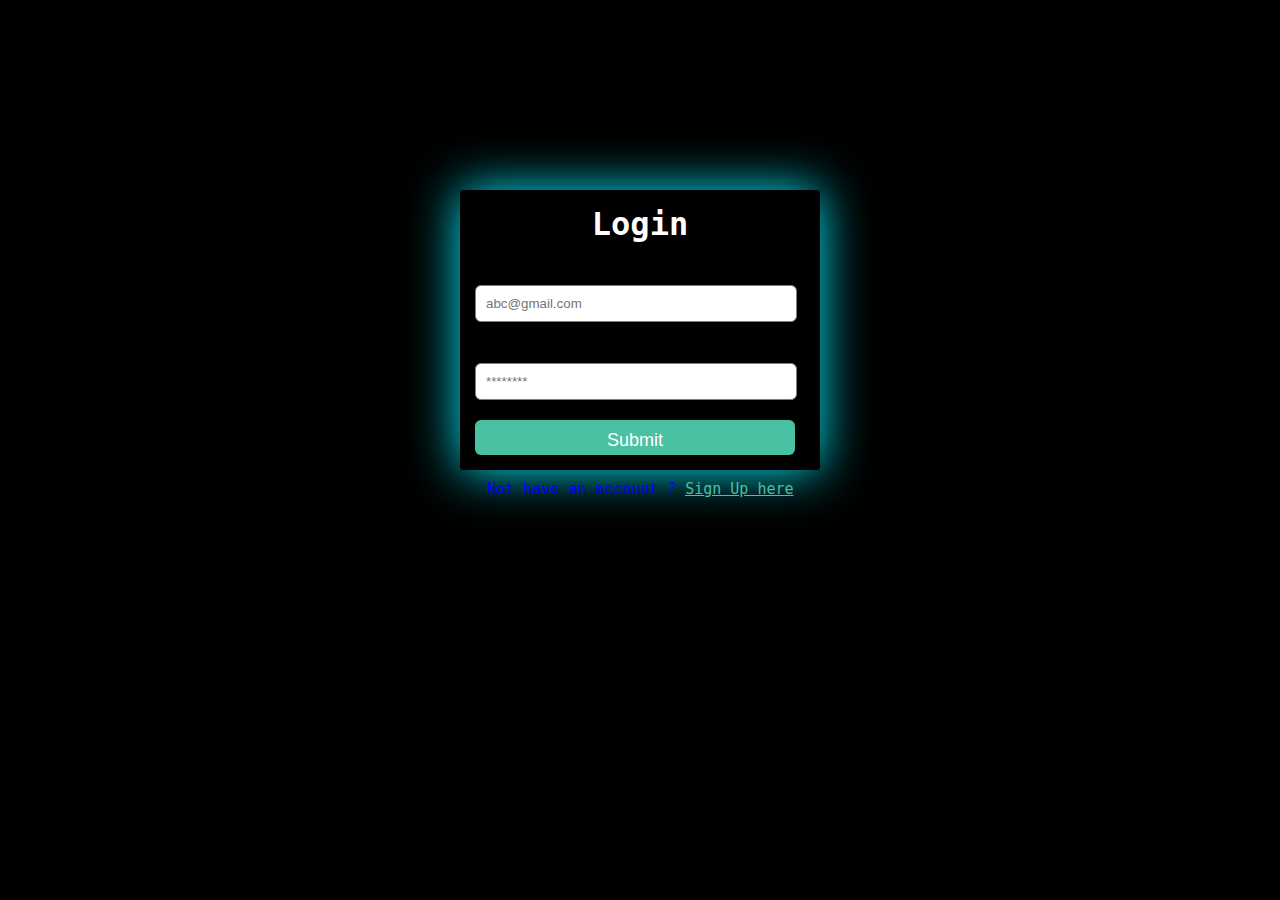
<file: login.html>
<!DOCTYPE html>
<html lang="en">
<head>
    <meta charset="UTF-8">
    <meta name="viewport" content="width=device-width, initial-scale=1.0">
    <title>Login </title>
    <link rel="stylesheet" href="style (1).css">
    <link rel="preconnect" href="https://fonts.googleapis.com">
    
</head>
<body>
    <div class="login-box">
        <font color="white">
        <h1>Login</h1>
        </font>
        <form >
            <label >Email</label>
            <input type="Email" placeholder="abc@gmail.com">
            <label >Password</label>
            <input type="password" placeholder="********">
            <input type="button" value="Submit">
        </form>
    </div>
    <p class="para-2">Not have an account ? <a href="register.html">Sign Up here</a></p>
</body>
</html>
</file>
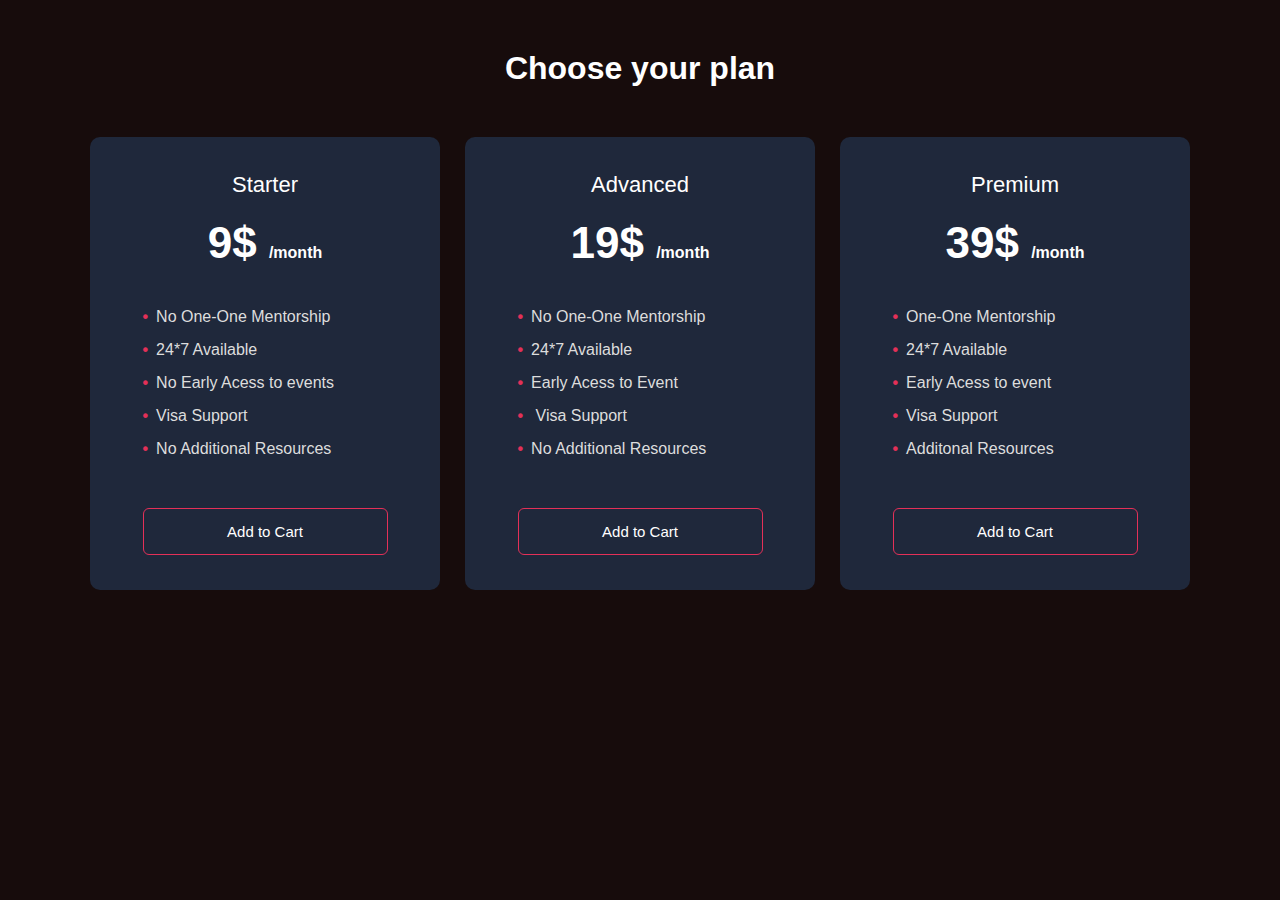
<file: pemiumofffer.html>
<!DOCTYPE html>
<html lang="en">
<head>
    <meta charset="UTF-8">
    <meta name="viewport" content="width=device-width, initial-scale=1.0">
    <link rel="stylesheet" href="premiumoffer.css">
    <title>premium offer</title>
</head>
<body>
    <div class="container">
        <h2>Choose your plan</h2>
        <div class="price-row">
            <div class="price-col">
                <p>Starter</p>
                <h3>9$ <span>/month</span></h3>
                <ul>
                    <li>No One-One Mentorship</li>
                    <li>24*7 Available</li>
                    <li>No Early Acess to events</li>
                    <li>Visa Support</li>
                    <li>No Additional Resources</li>
                </ul>
                <button>Add to Cart</button>
            </div>
            <div class="price-col">
                <p>Advanced</p>
                <h3>19$ <span>/month</span></h3>
                <ul>
                    <li>No One-One Mentorship</li>
                    <li>24*7 Available</li>
                    <li>Early Acess to Event</li>
                    <li> Visa Support</li>
                    <li>No Additional Resources</li>
                </ul>
                <button>Add to Cart</button>
            </div><div class="price-col">
                <p>Premium</p>
                <h3>39$ <span>/month</span></h3>
                <ul>
                    <li>One-One Mentorship</li>
                    <li>24*7 Available</li>
                    <li>Early Acess to event</li>
                    <li>Visa Support</li>
                    <li>Additonal Resources</li>
                </ul>
                <button>Add to Cart</button>
            </div>
        </div>
    </div>
</body>
</html>
</file>
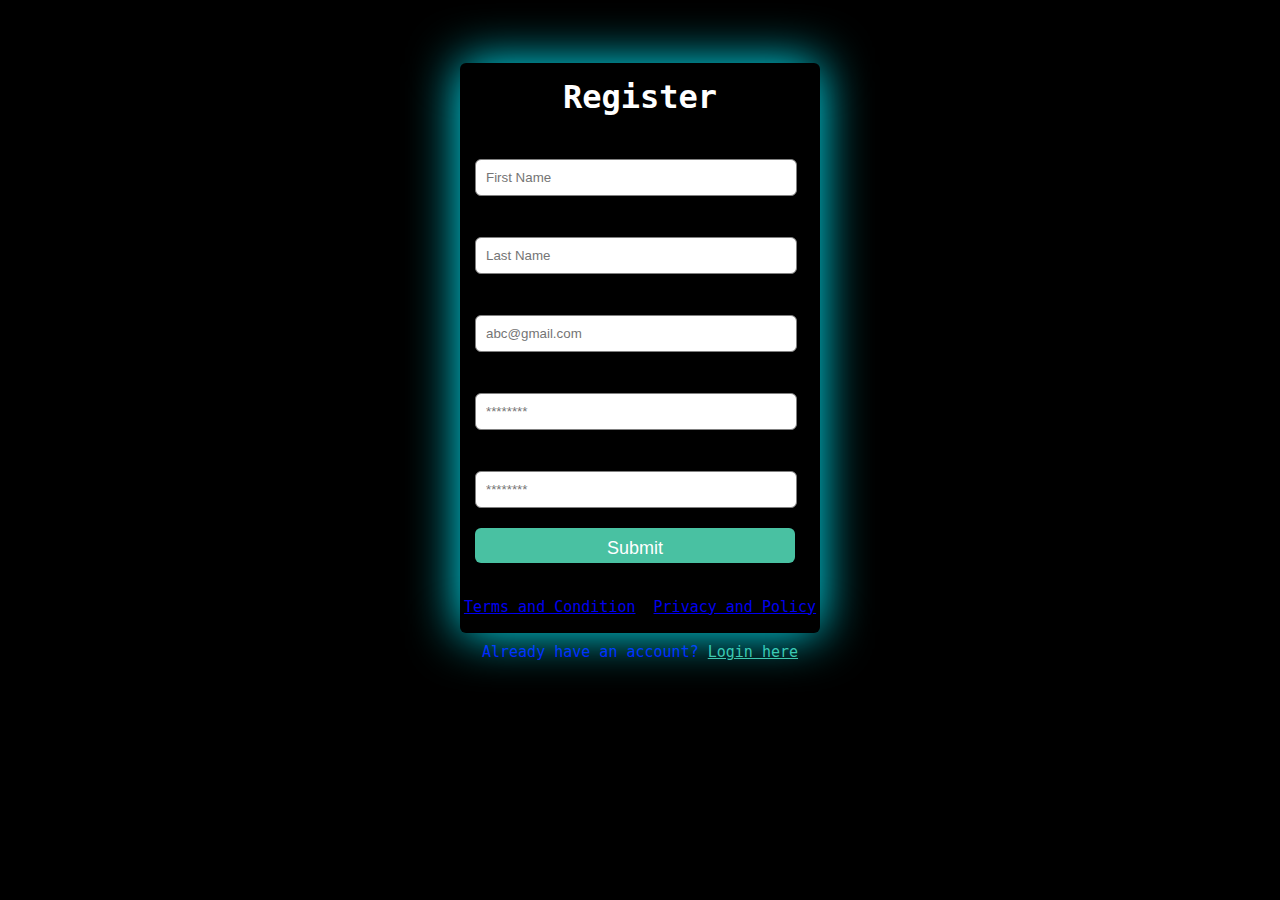
<file: register.html>
<!DOCTYPE html>
<html lang="en">
<head>
    <meta charset="UTF-8">
    <meta name="viewport" content="width=h1, initial-scale=1.0">
    <title>Sign Up</title>
    <link rel="stylesheet" href="style (1).css">
    <link rel="preconnect" href="https://fonts.googleapis.com">

    <!-- <link rel="preconnect" href="https://fonts.googleapis.com">
    <link rel="preconnect" href="https://fonts.gstatic.com" crossorigin>
    <link href="https://fonts.googleapis.com/css2?family=Goudy+Bookletter+1911&display=swap" rel="stylesheet"> -->

</head>
<body>
    <div class="sign-up">
        <font color="white">
        <h1>Register</h1>
        </font>
        <form >
            <label>First Name</label>
            <input type="text" placeholder="First Name">
            <label>Last Name</label>
            <input type="text" placeholder="Last Name">
            <label>Email</label>
            <input type="email" placeholder="abc@gmail.com">        
            <label>Password</label>
            <input type="password" placeholder="********"> 
            <label>Confirm Password</label>
            <input type="password" placeholder="********"> 
            <input type="button" value="Submit"> 
        
        </form>
        <p>
        <a href="#">Terms and Condition</a>&  <a href="#">Privacy and Policy</a>
        </p>
    </div>    
    <p class="para-2">Already have an account? <a href="login.html">Login here</a></p>
</body>
</html>
</file>
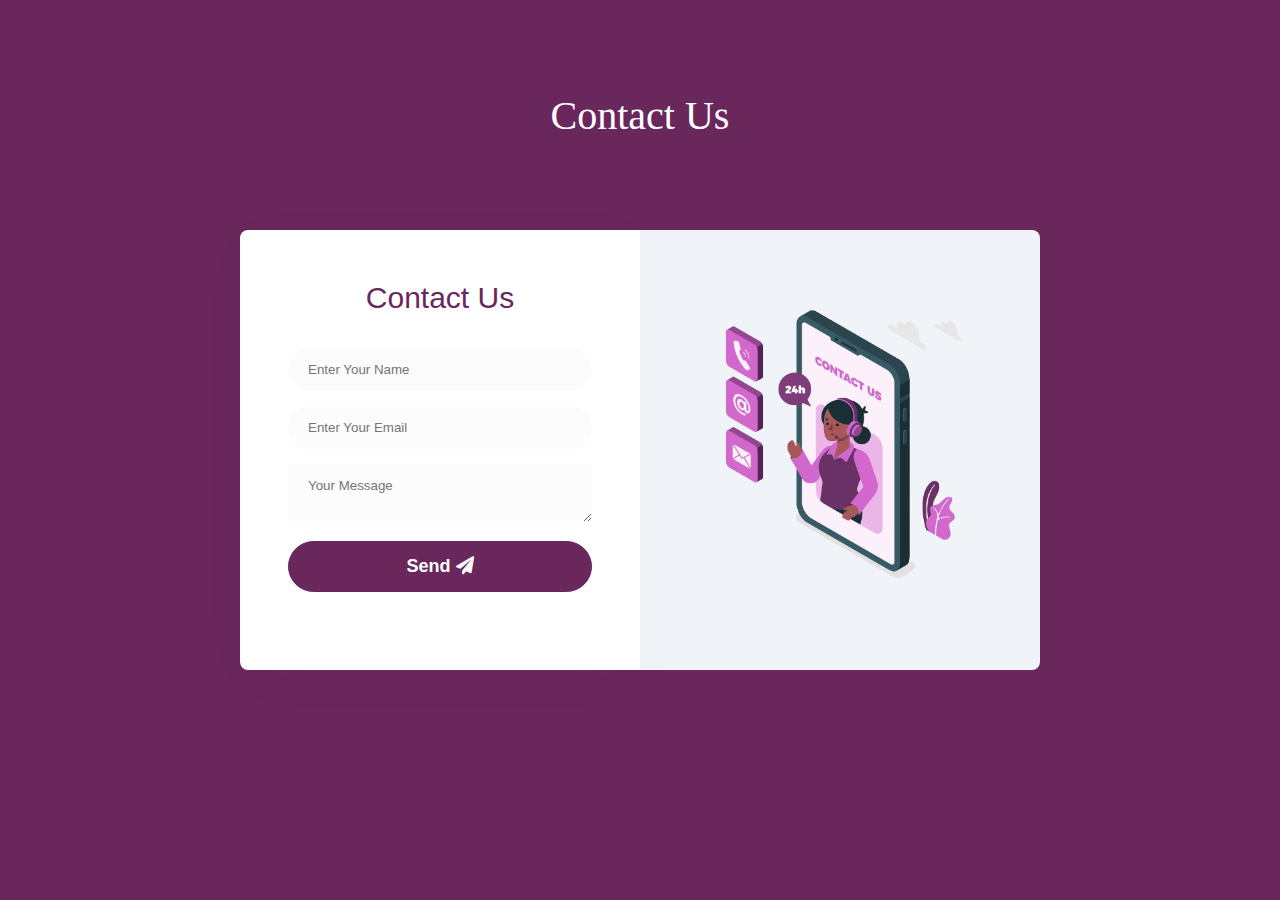
<file: Contact Us/contactus.html>
<!DOCTYPE html>
<html lang="en">
<head>
    <meta charset="UTF-8">
    <meta name="viewport" content="width=device-width, initial-scale=1.0">
    <link rel="stylesheet" href="https://cdnjs.cloudflare.com/ajax/libs/font-awesome/5.15.3/css/all.min.css">
    <title>Contact Us Form in  Html Css</title>
<link rel="stylesheet" href="stylecontact.css">
</head>
<body>
    <div class="contact-form">
        <h1>Contact Us</h1>
        <div class="container">
            <div class="main">
                <div class="content">
                    <h2>Contact Us</h2>
                    <form action="#" method="post">
                        <input type="text" name="name" placeholder="Enter Your Name">
                      
                        <input type="email" name="name" placeholder="Enter Your Email">
                        <textarea name="message" placeholder="Your Message"></textarea>                   
             <button type="submit" class="btn">Send <i class="fas fa-paper-plane"></i></button>
                    </form>
                </div>
                <div class="form-img">
                    <img src="conatct us1.png" alt="">
                </div>
            </div>
        </div>
    </div> 
</body>
</html>
</file>
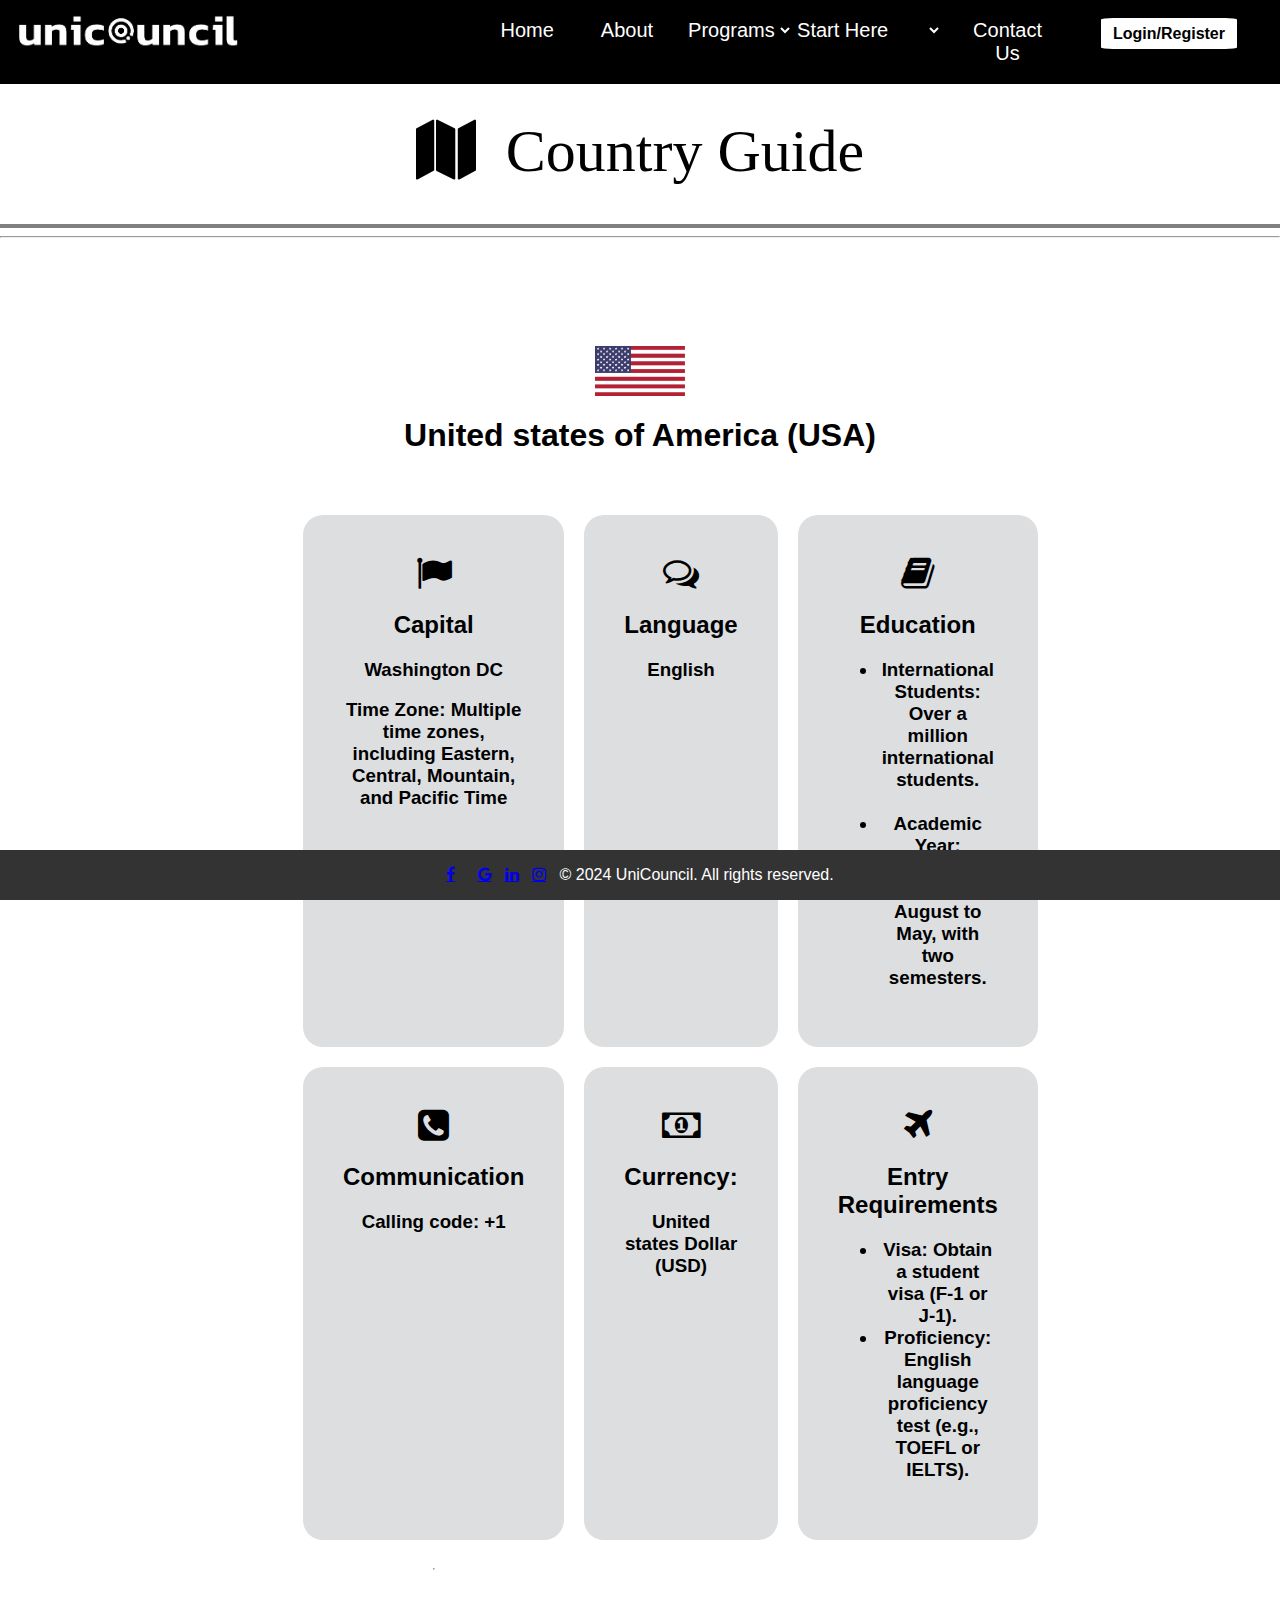
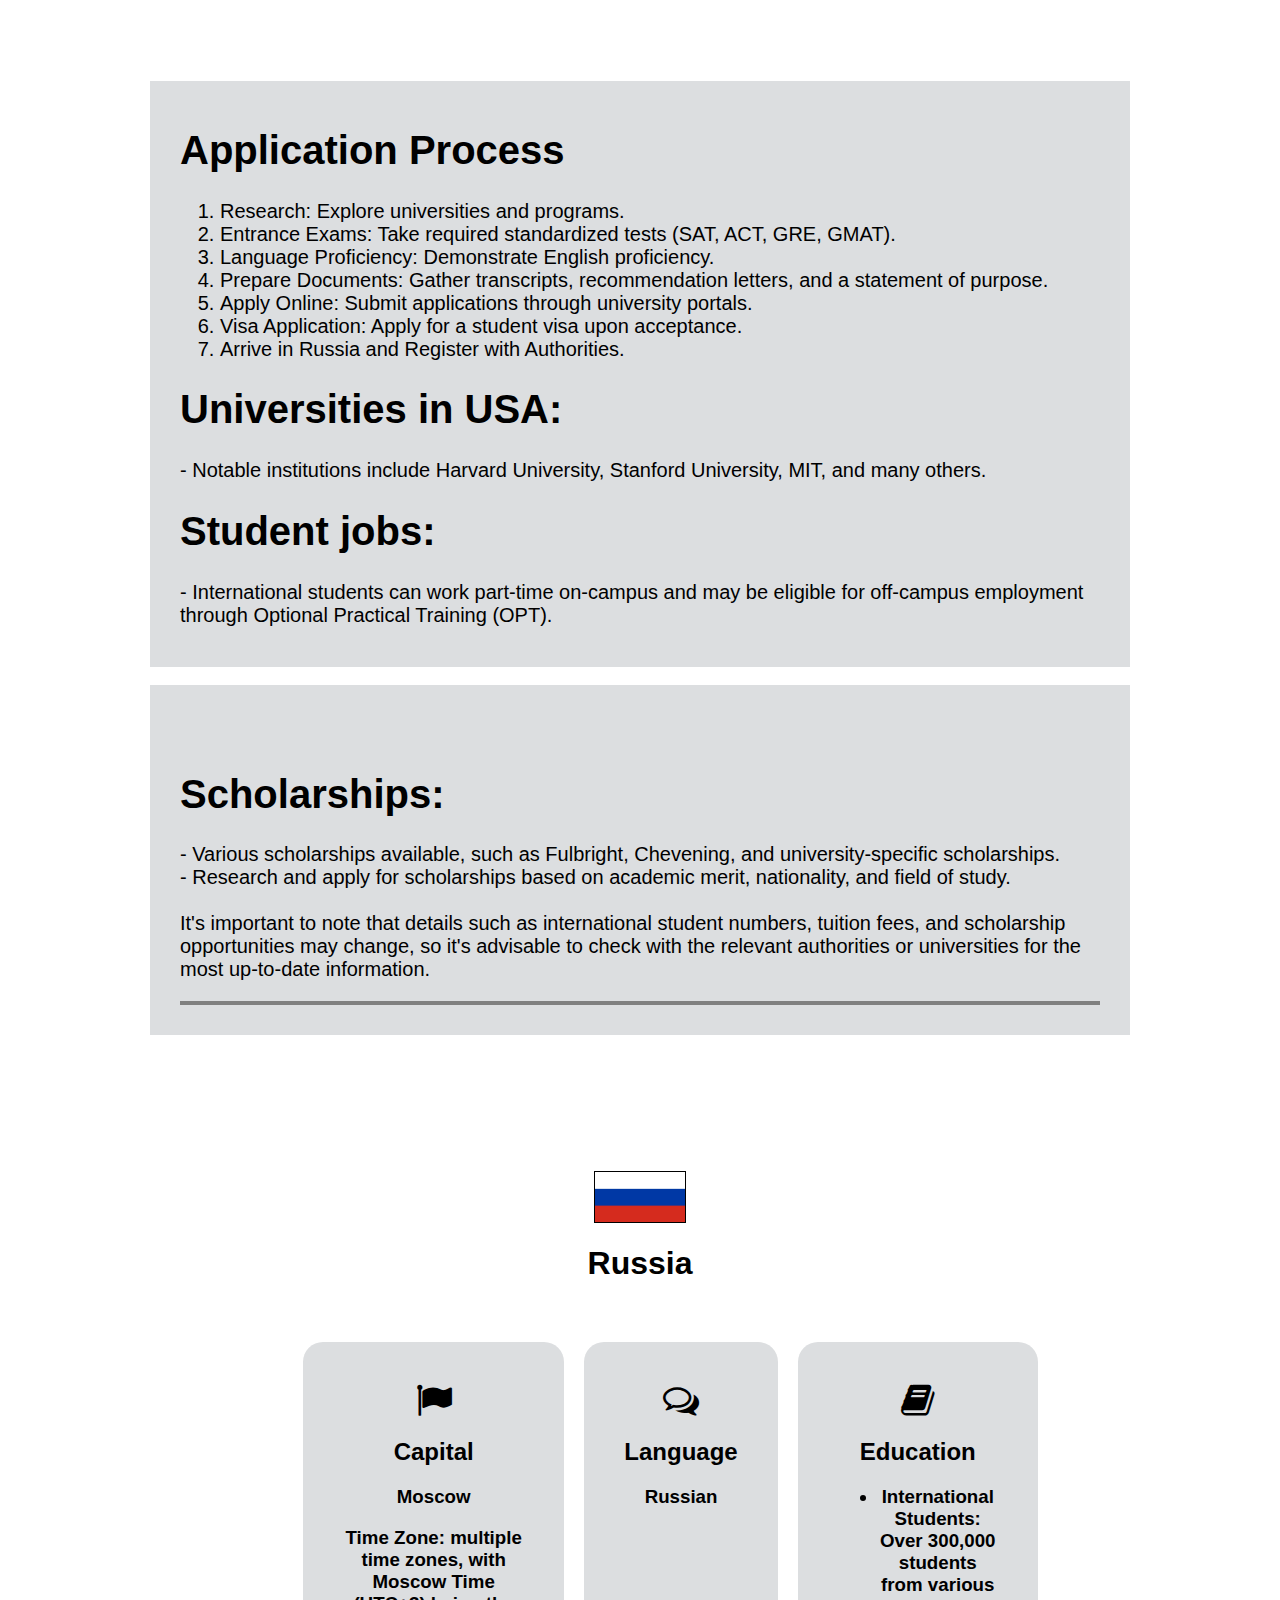
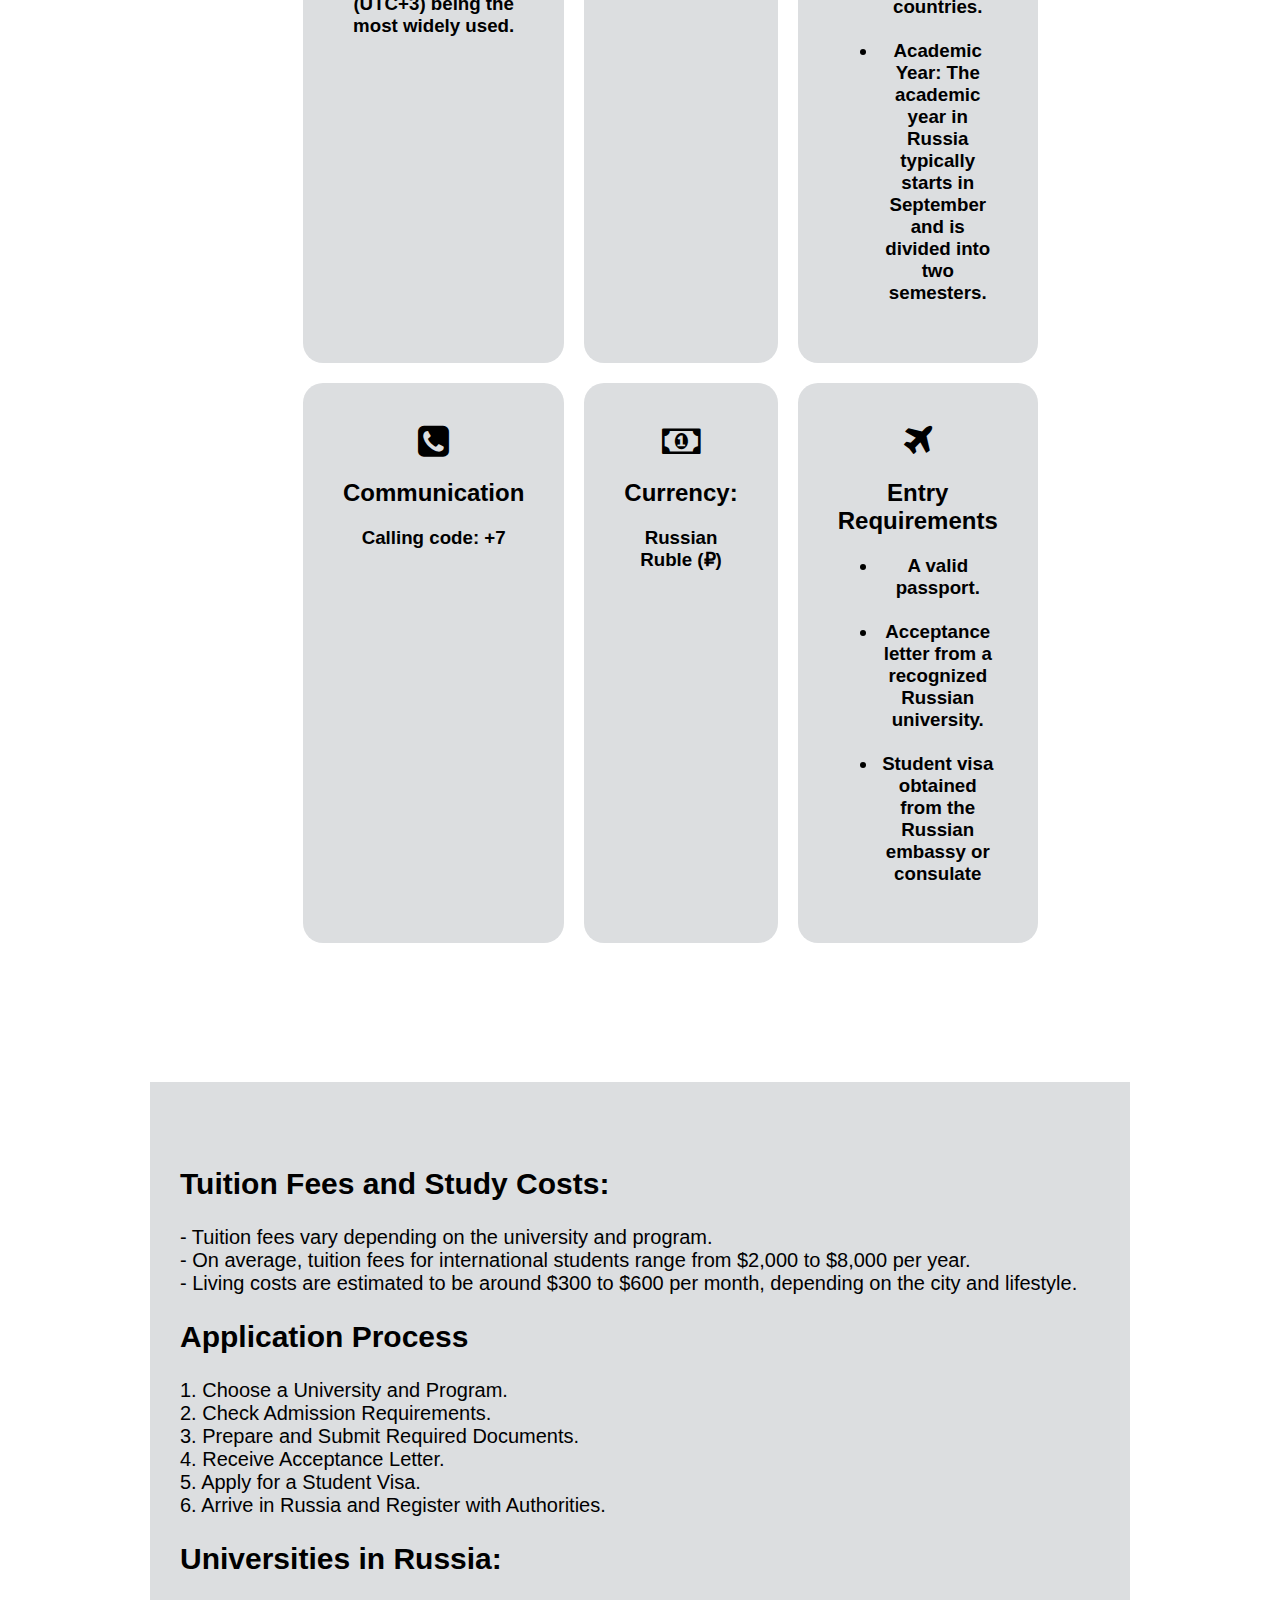
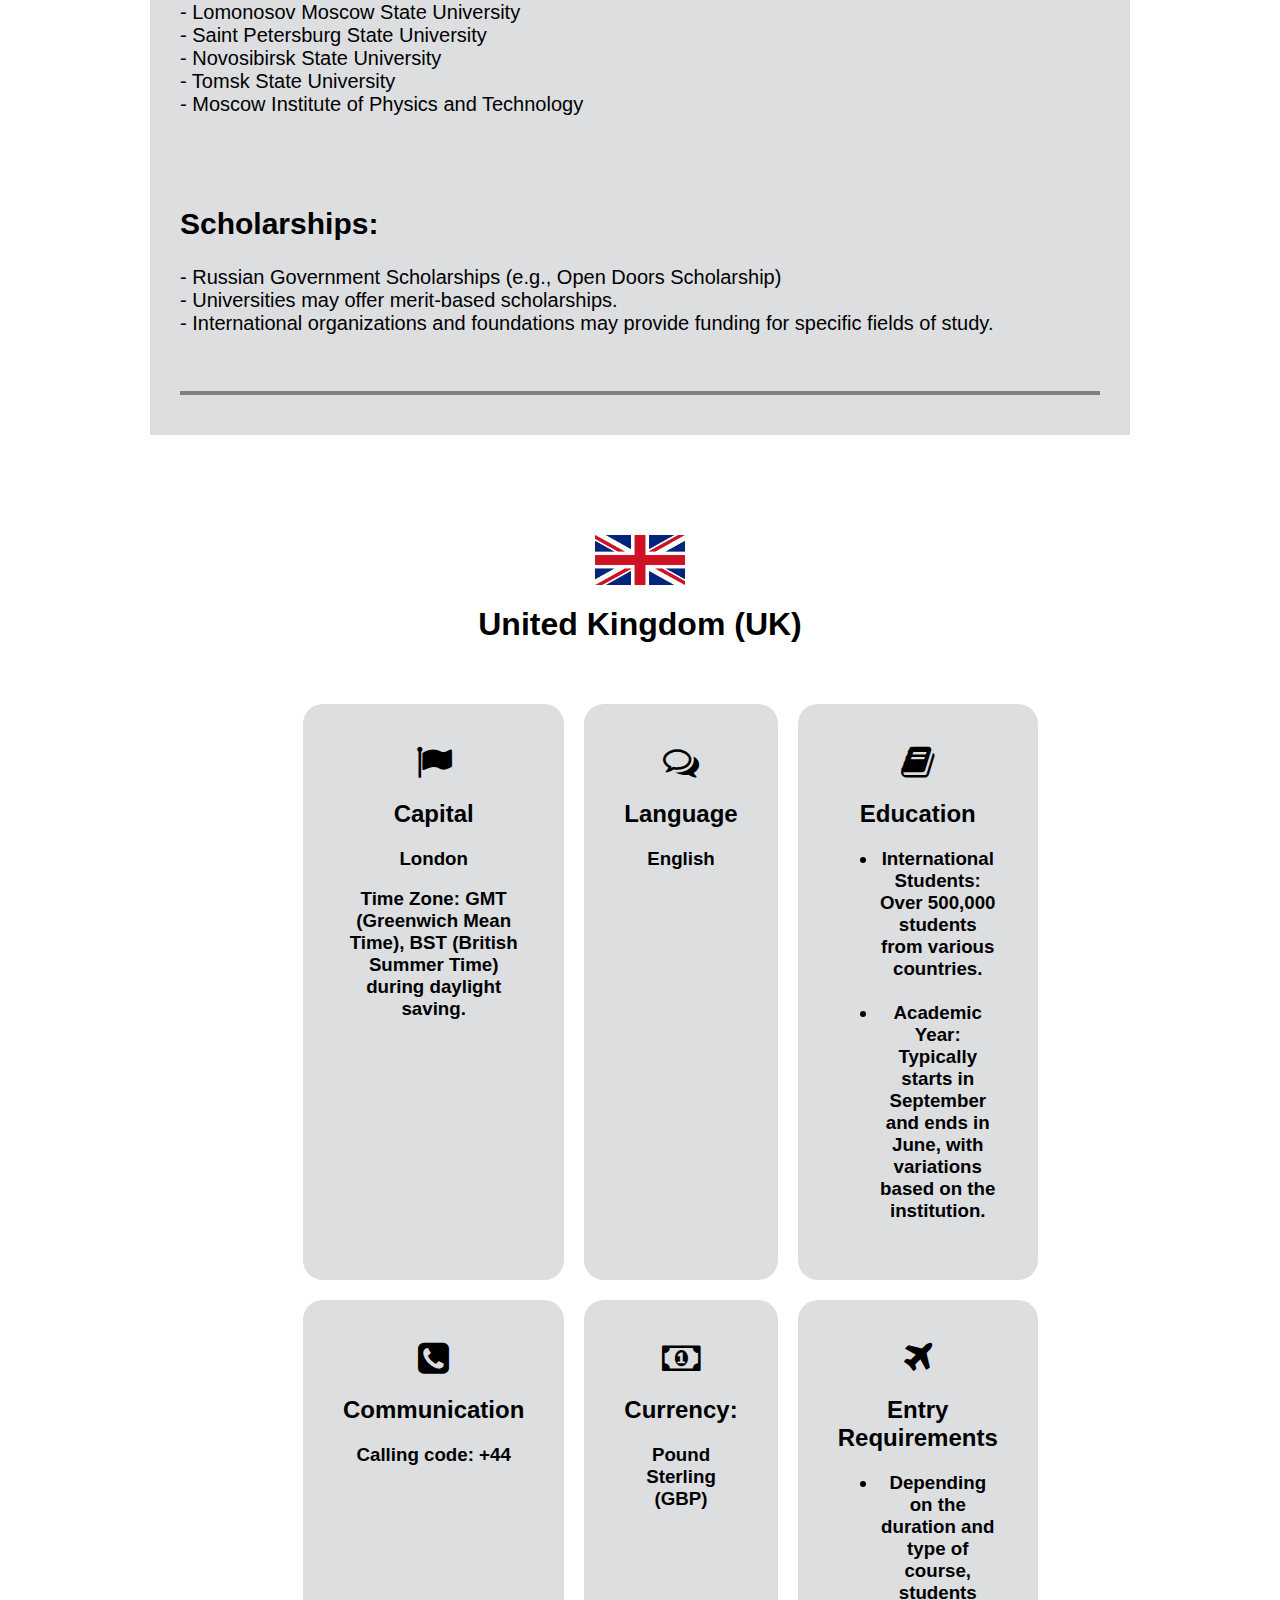
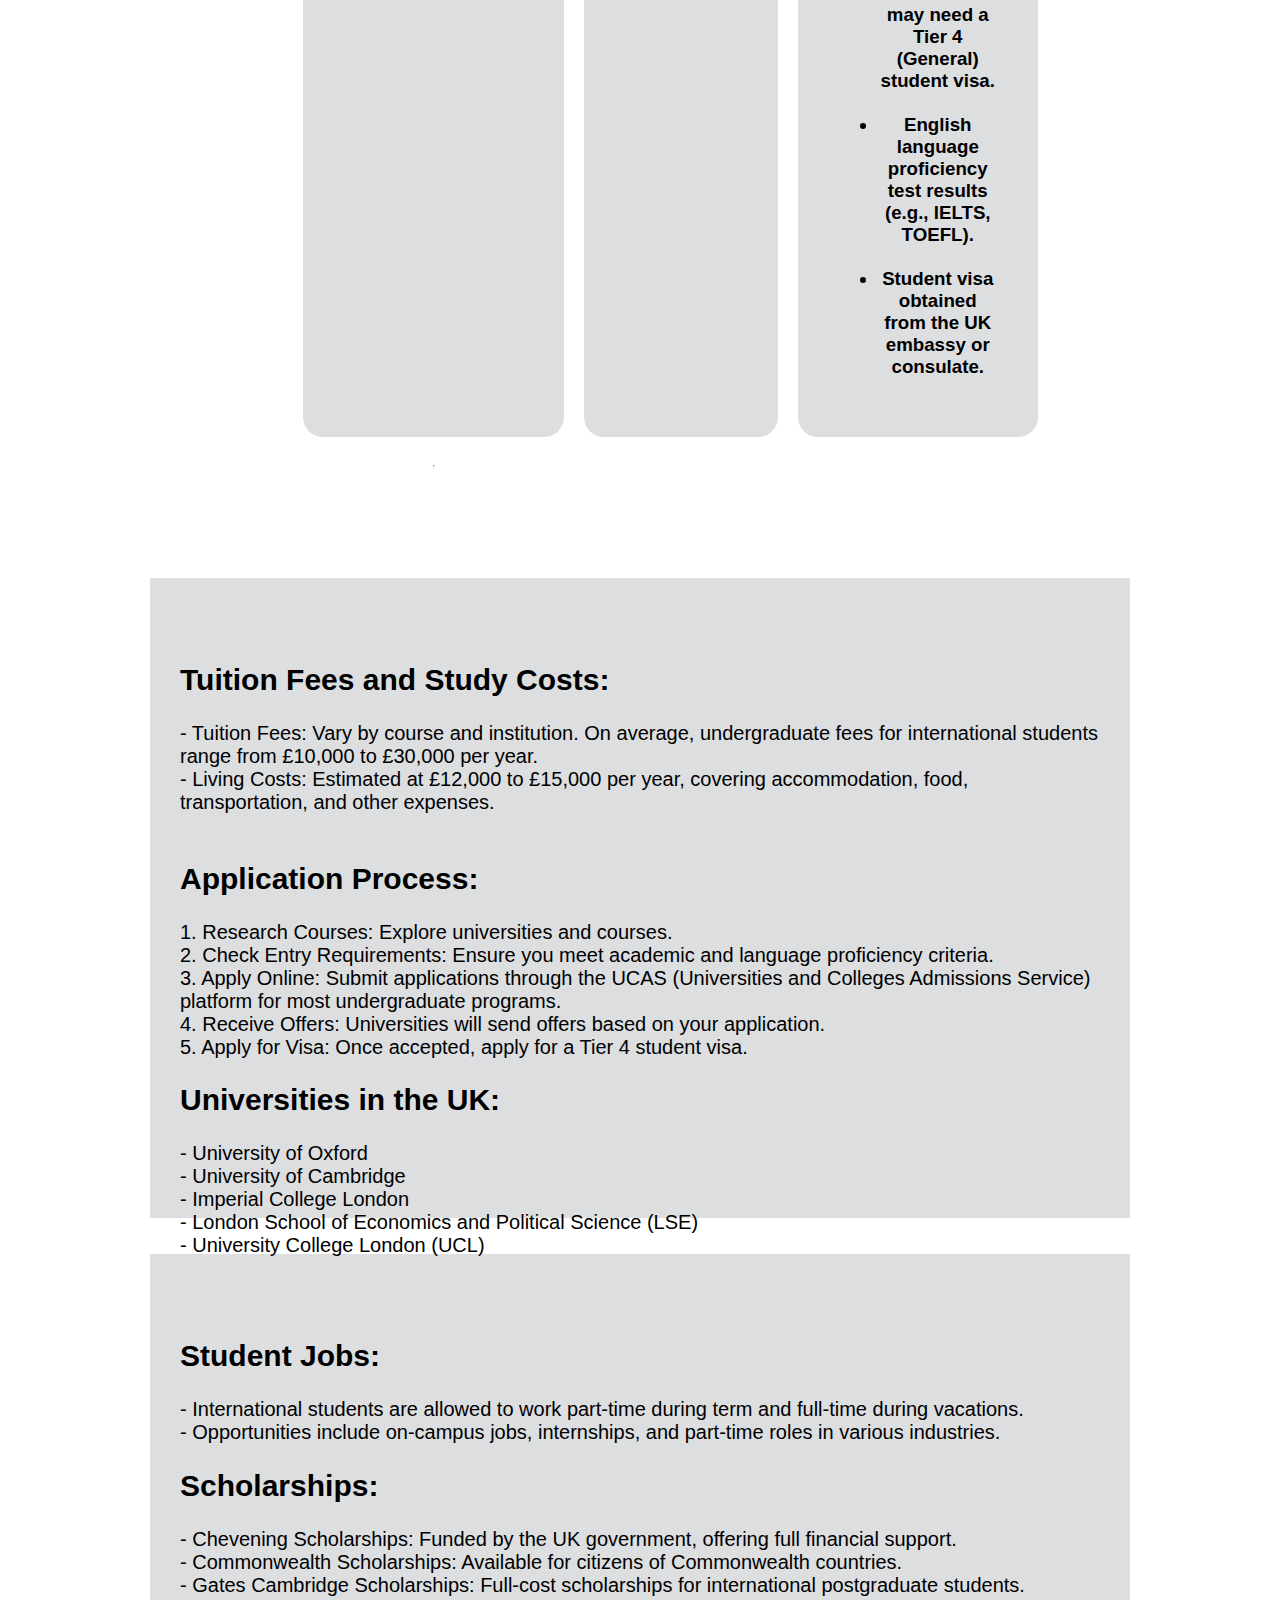
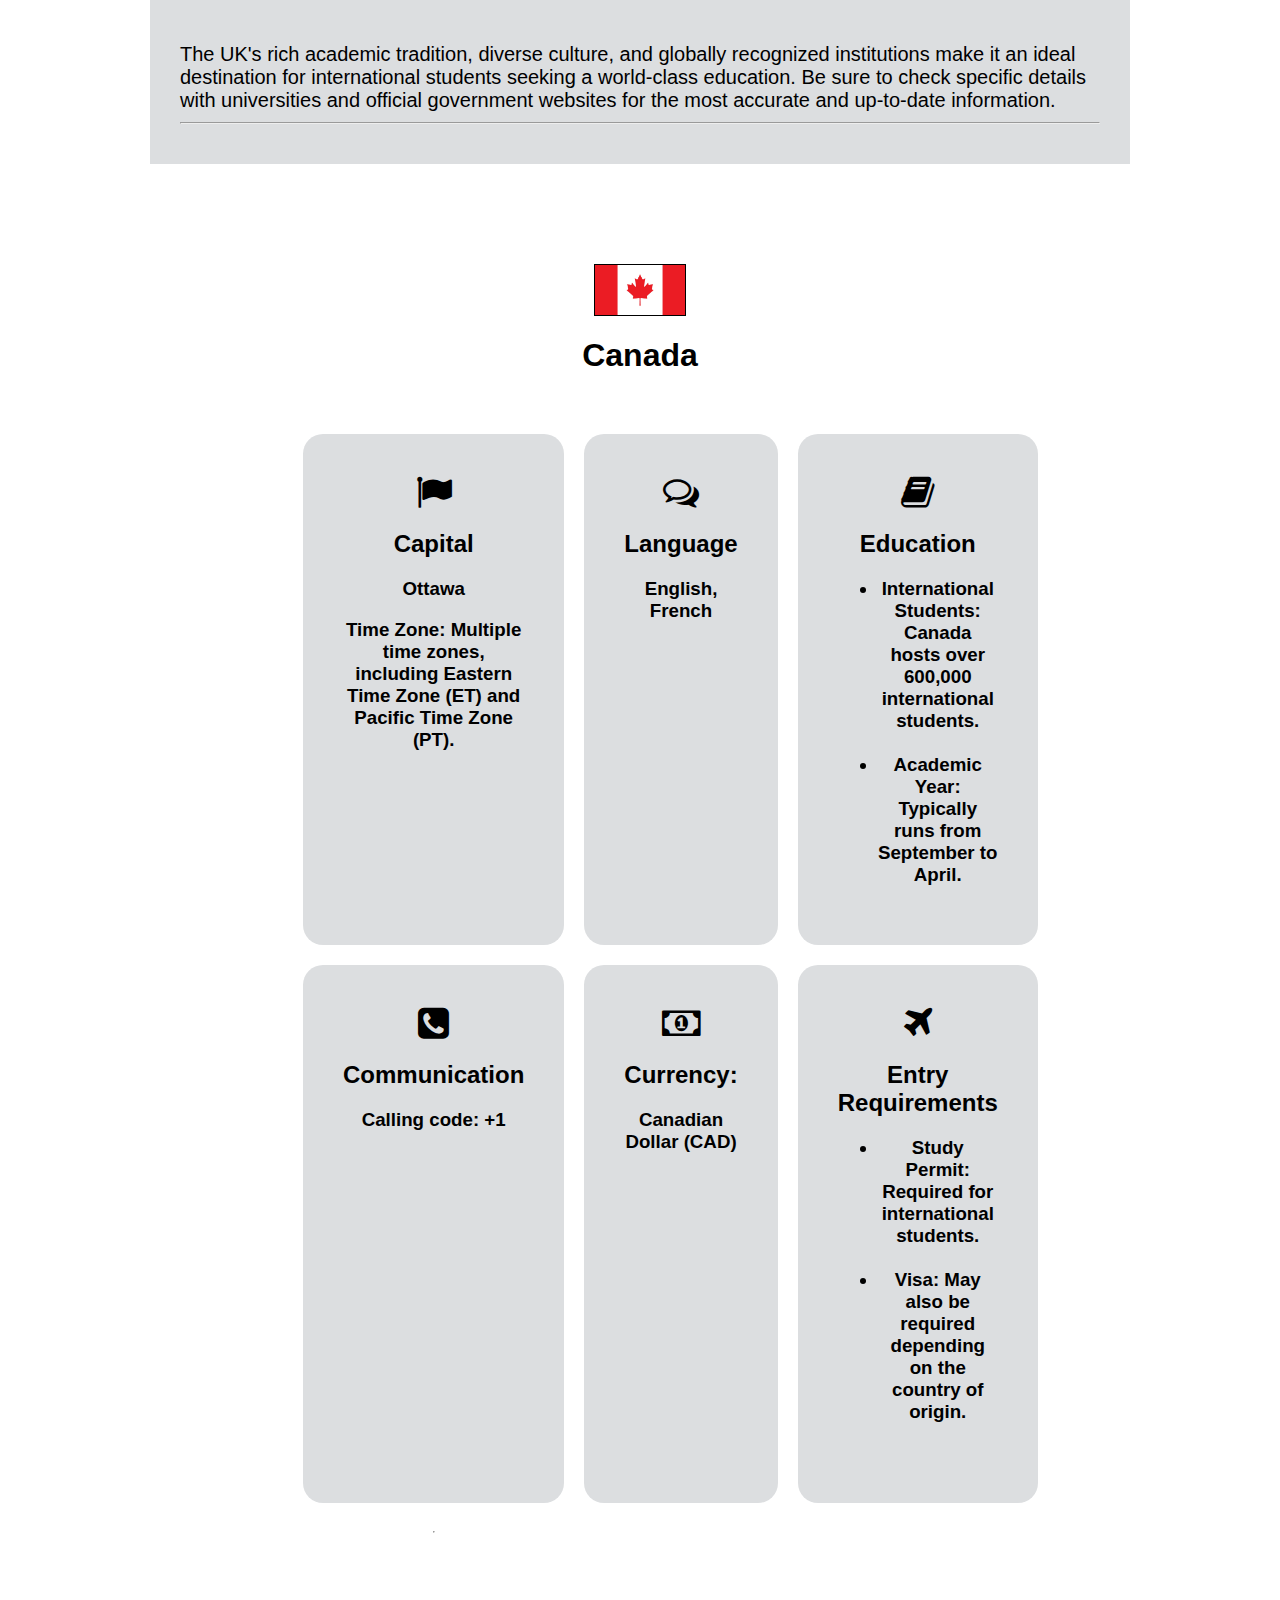
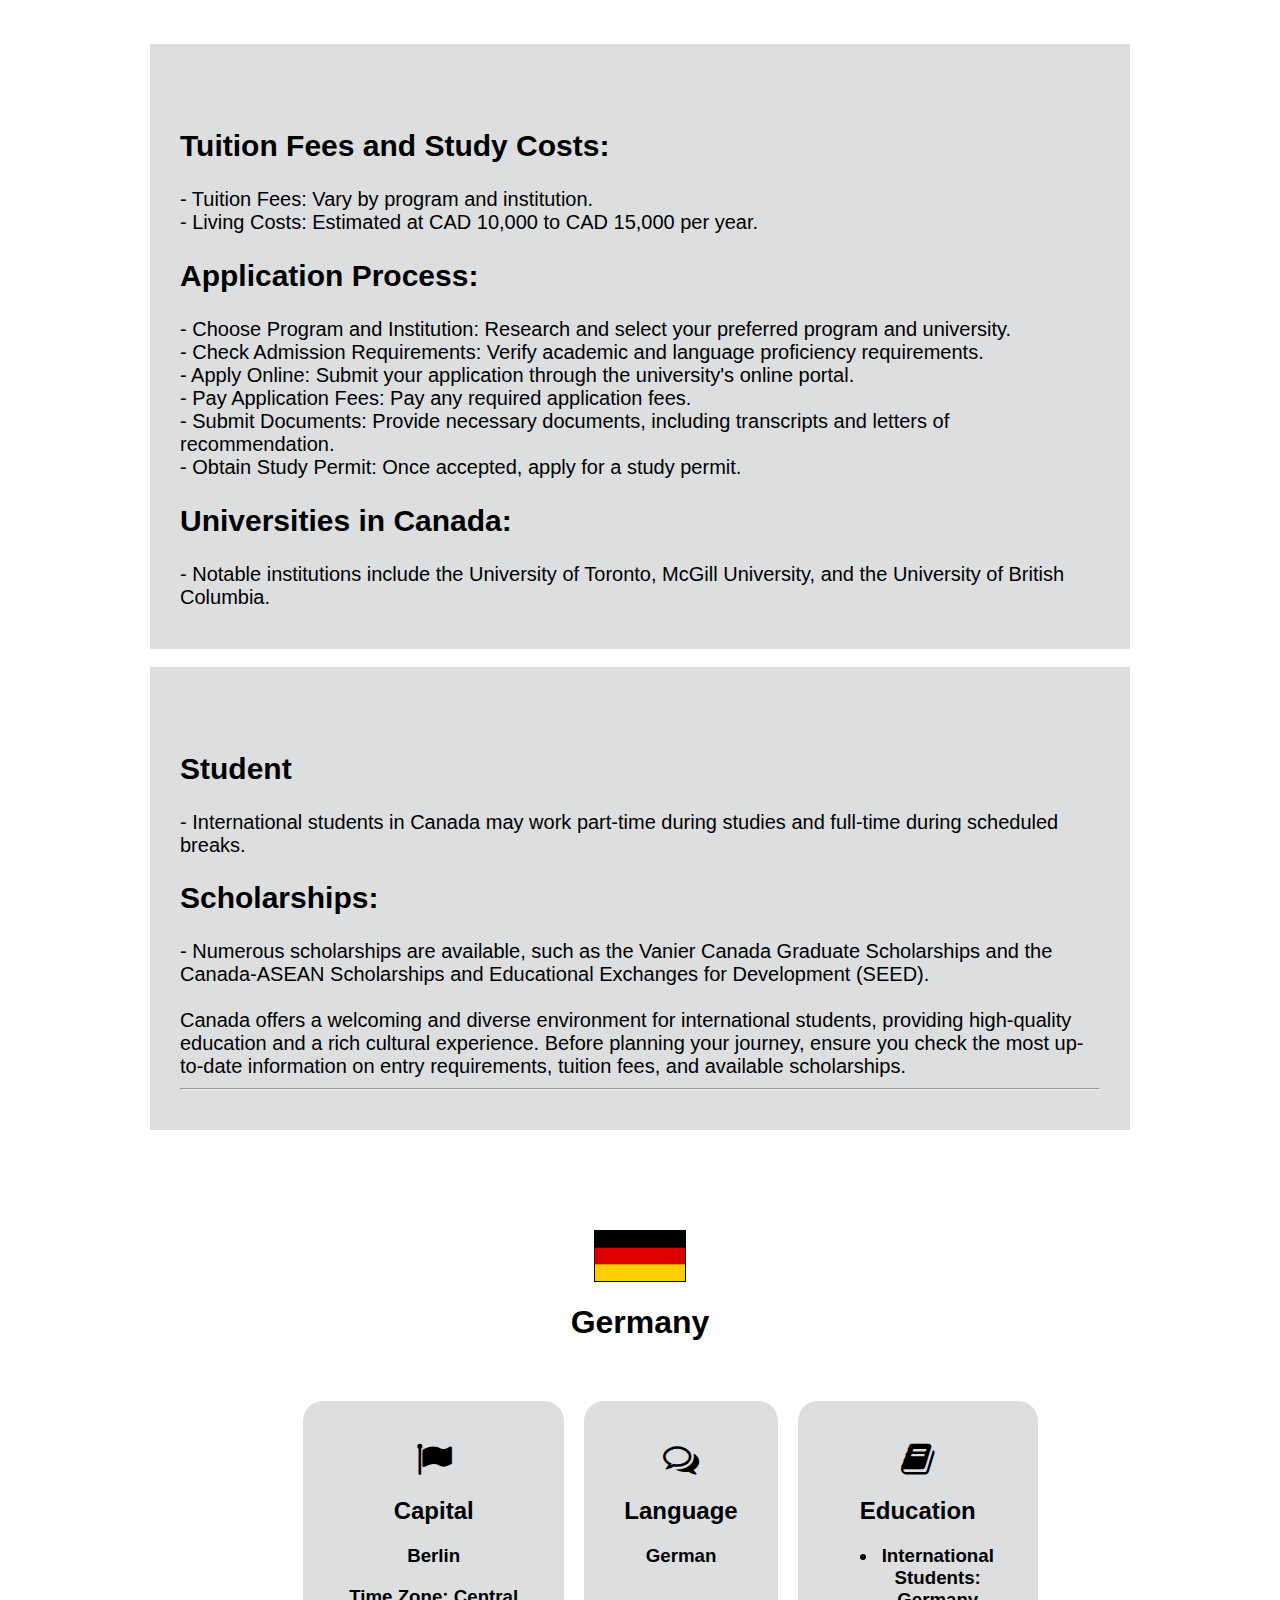
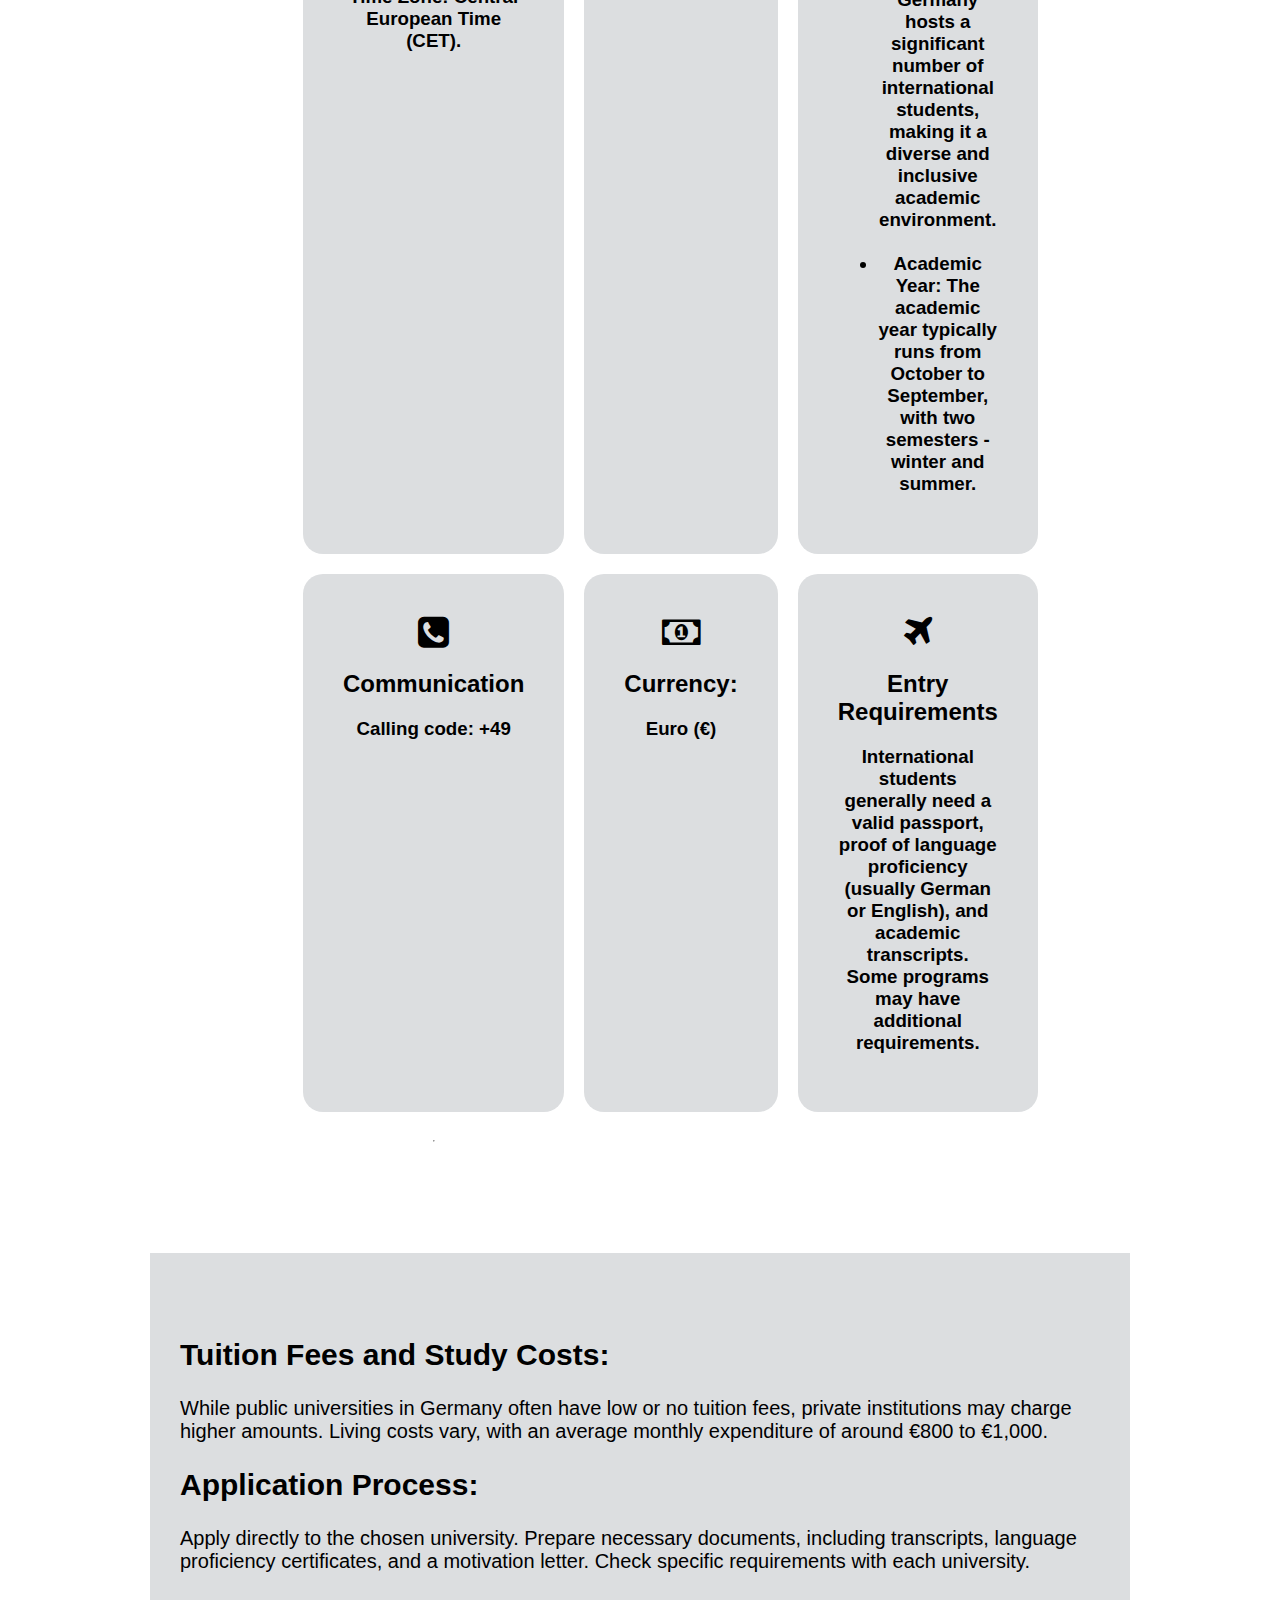
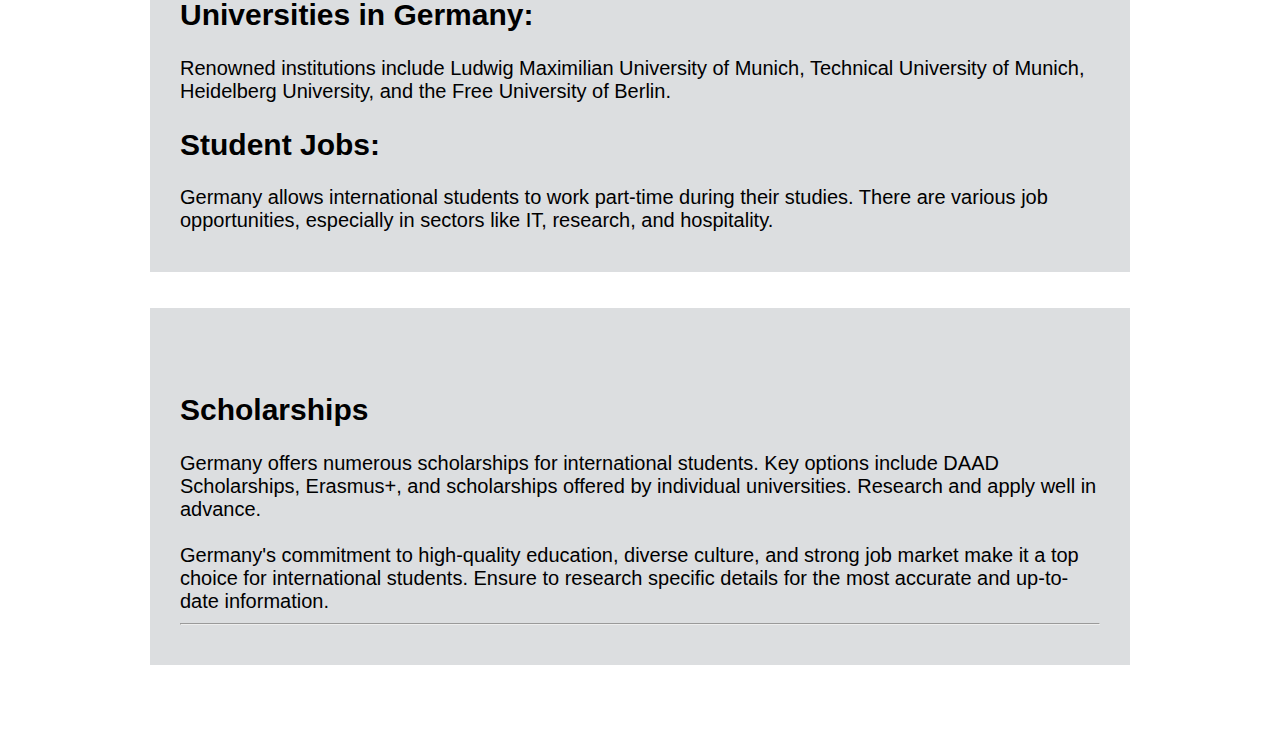
<file: countries_landing_page_demo/countries.html>
<html lang="en">
<head>
    <meta charset="UTF-8">
    <meta name="viewport" content="width=device-width, initial-scale=1.0">
    <title>Document</title>
    <link rel="stylesheet" href="Guide_module_2.css">
    <link rel="stylesheet" href="Guide_module_1.css">
    <link rel="stylesheet" href="https://cdnjs.cloudflare.com/ajax/libs/font-awesome/4.7.0/css/font-awesome.min.css">
</head>
<body>
    <nav class="topnav">
        <div class="nav-logo">
            <img src="logo-removebg-preview.png" alt="" />
        </div>
        <div class="nav-items">
            <div>
                <a href="#home">Home</a>
            </div>
            <div>
                <a href="#about">About</a>
            </div>
            <div>
                <div class="prog">
                    <select name="Programs" id="programs" onchange="redirectToPage()">
                        <option value="">Programs</option>
                        <option value="bachelor" data-url="Bachelors.html">Bachelors</option>
                        <option value="master" data-url="./Programs/Masters.html">Masters</option>
                        <option value="mba" data-url="./Programs/MBA.html">MBAs</option>
                        <option value="phd" data-url="./Programs/PHD.html">PhDs</option>
                    </select>
                </div>
                
                <script>
                    function redirectToPage() {
                        var selectElement = document.getElementById("programs");
                        var selectedOption = selectElement.options[selectElement.selectedIndex];
                
                        if (selectedOption.value && selectedOption.getAttribute("data-url")) {
                            var url = selectedOption.getAttribute("data-url");
                            // Redirect to the URL
                            window.location.href = url;
                        }
                    }
                </script>
                
            </div>
            <div>
                <a href="" class="start" style="padding: 0; margin-top: 18px">
                    <div class="start-here">
                        <select name="start-here" id="start" onchange="navigate()">
                            <option value="start" selected>Start Here</option>
                            <option value="country-guide" data-url="./countries_landing_page_demo/countries.html">Country Guide</option>
                            <option value="subject-guide">Subject Guide</option>
                        </select>
                    </div>
                </a>
            
                <!-- Placeholder for the destination of the Country Guide link -->
                <div id="country-guide-link"></div>
            
                <script>
                    // JavaScript function to handle navigation
                    function navigate() {
                        var selectElement = document.getElementById("start");
                        var selectedOption = selectElement.options[selectElement.selectedIndex];
                        
                        if (selectedOption.value === "country-guide") {
                            var url = selectedOption.getAttribute("data-url");
                            // Navigate to the URL
                            window.location.href = url;
                        }
                    }
                </script>
            </div>
            
            <div>
                <a href="./Contact Us/contactus.html">Contact Us</a>
            </div>
            <div>
                <div class="login">
                    <a href="register.html"><button class="anchor">Login/Register</button></a>
                </div>
            </div>
        </div>
    </nav>
    <br><br>
    <center style="font-style: bold;"><i class="fa fa-map" style="font-size:60px"> &nbsp;Country Guide</i></center><br><br><hr style="border: 2px solid;"><hr>
    <div class="country_guide">
        <img src="USA.png.jpg" width="90" height="50" alt="Noflag">
        <h1>United states of America (USA)</h1> <br><br>
    <div class="grid-container">
        <div class="grid-item"> <i class="fa fa-flag" style="font-size:36px"></i><h2>Capital</h2><h3>Washington DC</h3><h3>Time Zone: Multiple time zones, including Eastern, Central, Mountain, and Pacific Time</h3>
        </div>
        <div class="grid-item">
            <i class="fa fa-comments-o" style="font-size:36px"></i>
            <h2>Language</h2><h3>English</h3>
        </div>
        <div class="grid-item"><i class="fa fa-book" style="font-size:36px"></i><h2>Education</h2> <h3>
            <ul><li>International Students: Over a million international students.</li> <br>
                <li>Academic Year: Typically runs from August to May, with two semesters.</li></ul>
        </h3> </div>
        <div class="grid-item">
            <i class="fa fa-phone-square" style="font-size:36px"></i> <h2>Communication</h2> <h3>Calling code: +1</h3>
        </div>
        <div class="grid-item"><i class="fa fa-money" style="font-size:36px"></i>
        <h2>Currency:</h2>
    <h3>United states Dollar (USD)</h3></div>
        <div class="grid-item"><i class="fa fa-plane" style="font-size:36px;"></i>
        <h2>Entry Requirements</h2> <h3>
            <ul><li>Visa: Obtain a student visa (F-1 or J-1).</li>
                <li>Proficiency: English language proficiency test (e.g., TOEFL or IELTS).
                    <br>
                </li></ul>
        </h3></div>
        <!--
        <div class="grid-item">7</div>
        <div class="grid-item">8</div>
        <div class="grid-item">9</div> -->
        <hr>
    </div>
    </div>
    <div class="container">
        <h1>Application Process</h1>
        <p><ol>
            <li>
                Research: Explore universities and programs.
            </li>
            <li>
                Entrance Exams: Take required standardized tests (SAT, ACT, GRE, GMAT).
            </li>
            <li>
                Language Proficiency: Demonstrate English proficiency.
            </li>
            <li>
                Prepare Documents: Gather transcripts, recommendation letters, and a statement of purpose.
            </li><li>
                Apply Online: Submit applications through university portals.
            </li>
            <li>
                Visa Application: Apply for a student visa upon acceptance.

            </li><li>Arrive in Russia and Register with Authorities.</li>
        </ol>
    </p>
<h1>Universities in USA:</h1>
<p>- Notable institutions include Harvard University, Stanford University, MIT, and many others. <br>
    <h1>Student jobs:</h1>
    - International students can work part-time on-campus and may be eligible for off-campus employment through Optional Practical Training (OPT). <br>
   </p>    </div>
<br>
<div class="container">
    <p class="container">
        <h1>Scholarships:</h1>
        - Various scholarships available, such as Fulbright, Chevening, and university-specific scholarships. <br>
    - Research and apply for scholarships based on academic merit, nationality, and field of study. <br><br>

It's important to note that details such as international student numbers, tuition fees, and scholarship opportunities may change, so it's advisable to check with the relevant authorities or universities for the most up-to-date information.
</p><hr style="border: 2px solid;"></div><br><br>

    <div class="country_guide">
        <img src="Russia.png.jpg" width="90" height="50" border="1px solid" alt="Noflag">
        <h1>Russia</h1> <br><br>
    <div class="grid-container">
        <div class="grid-item"> <i class="fa fa-flag" style="font-size:36px"></i><h2>Capital</h2><h3>Moscow</h3><h3>Time Zone: multiple time zones, with Moscow Time (UTC+3) being the most widely used.</h3>
        </div>
        <div class="grid-item">
            <i class="fa fa-comments-o" style="font-size:36px"></i>
            <h2>Language</h2><h3>Russian</h3>
        </div>
        <div class="grid-item"><i class="fa fa-book" style="font-size:36px"></i><h2>Education</h2> <h3>
            <ul><li>International Students: Over 300,000 students from various countries.</li> <br>
                <li>Academic Year: The academic year in Russia typically starts in September and is divided into two semesters.</li></ul>
        </h3> </div>
        <div class="grid-item">
            <i class="fa fa-phone-square" style="font-size:36px"></i> <h2>Communication</h2> <h3>Calling code: +7</h3>
        </div>
        <div class="grid-item"><i class="fa fa-money" style="font-size:36px"></i>
        <h2>Currency:</h2>
    <h3>Russian Ruble (₽)</h3></div>
        <div class="grid-item"><i class="fa fa-plane" style="font-size:36px;"></i>
        <h2>Entry Requirements</h2> <h3>
            <ul><li>A valid passport.</li> <br>
                <li>Acceptance letter from a recognized Russian university.</li> <br>
            <li>Student visa obtained from the Russian embassy or consulate
            </li></ul>
        </h3></div></div></div>
    <br><br>
    <div class="container">
        <p class="container">
        <h2>Tuition Fees and Study Costs:</h2> - Tuition fees vary depending on the university and program.<br>
        - On average, tuition fees for international students range from $2,000 to $8,000 per year. <br>
        - Living costs are estimated to be around $300 to $600 per month, depending on the city and lifestyle. <br>
            <h2>Application Process</h2>
1. Choose a University and Program. <br>
2. Check Admission Requirements.<br>
3. Prepare and Submit Required Documents. <br>
4. Receive Acceptance Letter. <br>
5. Apply for a Student Visa. <br>
6. Arrive in Russia and Register with Authorities. <br> 

<h2>Universities in Russia:</h2>
- Lomonosov Moscow State University <br>
- Saint Petersburg State University <br>
- Novosibirsk State University <br>
- Tomsk State University <br>
- Moscow Institute of Physics and Technology <br>
    </p></div><div class="container"><p class="container">
    <h2>Scholarships:</h2>
    - Russian Government Scholarships (e.g., Open Doors Scholarship)<br>
    - Universities may offer merit-based scholarships.<br>
    - International organizations and foundations may provide funding for specific fields of study.<br><br><br><hr style="border: 2px solid;"></p> 
</div>
        <!--
        <div class="grid-item">7</div>
        <div class="grid-item">8</div>
        <div class="grid-item">9</div> -->
    </div>
    </div>

    <div class="country_guide">
        <img src="UK.png.jpg" width="90" height="50" alt="Noflag">
        <h1>United Kingdom (UK)</h1> <br><br>
    <div class="grid-container">
        <div class="grid-item"> <i class="fa fa-flag" style="font-size:36px"></i><h2>Capital</h2><h3>London</h3><h3>Time Zone: GMT (Greenwich Mean Time), BST (British Summer Time) during daylight saving.</h3>
        </div>
        <div class="grid-item">
            <i class="fa fa-comments-o" style="font-size:36px"></i>
            <h2>Language</h2><h3>English</h3>
        </div>
        <div class="grid-item"><i class="fa fa-book" style="font-size:36px"></i><h2>Education</h2> <h3>
            <ul><li>International Students: Over 500,000 students from various countries.</li> <br>
                <li>Academic Year: Typically starts in September and ends in June, with variations based on the institution.</li></ul>
        </h3> </div>
        <div class="grid-item">
            <i class="fa fa-phone-square" style="font-size:36px"></i> <h2>Communication</h2> <h3>Calling code: +44</h3>
        </div>
        <div class="grid-item"><i class="fa fa-money" style="font-size:36px"></i>
        <h2>Currency:</h2>
    <h3>Pound Sterling (GBP)</h3></div>
        <div class="grid-item"><i class="fa fa-plane" style="font-size:36px;"></i>
        <h2>Entry Requirements</h2> <h3>
            <ul><li> Depending on the duration and type of course, students may need a Tier 4 (General) student visa.</li> <br>
                <li>English language proficiency test results (e.g., IELTS, TOEFL).</li> <br>
            <li>Student visa obtained from the UK embassy or consulate.
            </li></ul>
        </h3></div>
        <!--
        <div class="grid-item">7</div>
        <div class="grid-item">8</div>
        <div class="grid-item">9</div> -->
        <hr>
    </div>
    </div>
    <div class="container"><p class="container">
        <h2>Tuition Fees and Study Costs:</h2>
        - Tuition Fees: Vary by course and institution. On average, undergraduate fees for international students range from £10,000 to £30,000 per year. <br>
        - Living Costs: Estimated at £12,000 to £15,000 per year, covering accommodation, food, transportation, and other expenses. <br><br>
        
        <h2>Application Process:</h2>
        1. Research Courses: Explore universities and courses. <br>
        2. Check Entry Requirements: Ensure you meet academic and language proficiency criteria. <br>
        3. Apply Online: Submit applications through the UCAS (Universities and Colleges Admissions Service) platform for most undergraduate programs. <br>
        4. Receive Offers: Universities will send offers based on your application.<br>
        5. Apply for Visa: Once accepted, apply for a Tier 4 student visa. <br>
        
        <h2>Universities in the UK:</h2>
        - University of Oxford <br> 
        - University of Cambridge <br> 
        - Imperial College London <br>
        - London School of Economics and Political Science (LSE) <br>
        - University College London (UCL) <br></p></div>
        <br><br><div class="container"><p class="container">
        
        <h2>Student Jobs: </h2>
        - International students are allowed to work part-time during term and full-time during vacations. <br>
        - Opportunities include on-campus jobs, internships, and part-time roles in various industries. <br>
        
        <h2>Scholarships:</h2>
        - Chevening Scholarships: Funded by the UK government, offering full financial support. <br>
        - Commonwealth Scholarships: Available for citizens of Commonwealth countries. <br>
        - Gates Cambridge Scholarships: Full-cost scholarships for international postgraduate students. <br><br> <br>
        
        The UK's rich academic tradition, diverse culture, and globally recognized institutions make it an ideal destination for international students seeking a world-class education. Be sure to check specific details with universities and official government websites for the most accurate and up-to-date information.
    <hr></p></div>

    <div class="country_guide">
        <img src="Canada.png.jpg" width="90" height="50" border="1px solid" alt="Noflag">
        <h1>Canada</h1> <br><br>
    <div class="grid-container">
        <div class="grid-item"> <i class="fa fa-flag" style="font-size:36px"></i><h2>Capital</h2><h3>Ottawa</h3><h3>Time Zone: Multiple time zones, including Eastern Time Zone (ET) and Pacific Time Zone (PT).</h3>
        </div>
        <div class="grid-item">
            <i class="fa fa-comments-o" style="font-size:36px"></i>
            <h2>Language</h2><h3>English, French</h3>
        </div>
        <div class="grid-item"><i class="fa fa-book" style="font-size:36px"></i><h2>Education</h2> <h3>
            <ul><li>International Students: Canada hosts over 600,000 international students.</li> <br>
                <li>Academic Year: Typically runs from September to April.</li></ul>
        </h3> </div>
        <div class="grid-item">
            <i class="fa fa-phone-square" style="font-size:36px"></i> <h2>Communication</h2> <h3>Calling code: +1</h3>
        </div>
        <div class="grid-item"><i class="fa fa-money" style="font-size:36px"></i>
        <h2>Currency:</h2>
    <h3> Canadian Dollar (CAD)</h3></div>
        <div class="grid-item"><i class="fa fa-plane" style="font-size:36px;"></i>
        <h2>Entry Requirements</h2> <h3>
            <ul><li>Study Permit: Required for international students.
            </li> <br>
                <li>Visa: May also be required depending on the country of origin.
                </li> <br></ul>
        </h3></div>
        <!--
        <div class="grid-item">7</div>
        <div class="grid-item">8</div>
        <div class="grid-item">9</div> -->
        <hr>
    </div>
    </div>
    <div class="container"><p class="container">
        <h2>Tuition Fees and Study Costs:</h2>
   - Tuition Fees: Vary by program and institution.<br>
   - Living Costs: Estimated at CAD 10,000 to CAD 15,000 per year. <br>

<h2>Application Process:</h2>
   - Choose Program and Institution: Research and select your preferred program and university. <br>
   - Check Admission Requirements: Verify academic and language proficiency requirements. <br>
   - Apply Online: Submit your application through the university's online portal. <br>
   - Pay Application Fees: Pay any required application fees. <br>
   - Submit Documents: Provide necessary documents, including transcripts and letters of recommendation. <br>
   - Obtain Study Permit: Once accepted, apply for a study permit. <br>

<h2>Universities in Canada:</h2>
   - Notable institutions include the University of Toronto, McGill University, and the University of British Columbia. <br></p></div> <br>
<div class="container"><p class="container">
<h2> Student </h2>
   - International students in Canada may work part-time during studies and full-time during scheduled breaks. <br>

<h2>Scholarships:</h2>
   - Numerous scholarships are available, such as the Vanier Canada Graduate Scholarships and the Canada-ASEAN Scholarships and Educational Exchanges for Development (SEED). <br> <br>

Canada offers a welcoming and diverse environment for international students, providing high-quality education and a rich cultural experience. Before planning your journey, ensure you check the most up-to-date information on entry requirements, tuition fees, and available scholarships. <br><hr> </p></div>

    <div class="country_guide">
        <img src="Germany.png.jpg" width="90" height="50" border="1px solid" alt="Noflag">
        <h1>Germany</h1> <br><br>
    <div class="grid-container">
        <div class="grid-item"> <i class="fa fa-flag" style="font-size:36px"></i><h2>Capital</h2><h3>Berlin</h3><h3>Time Zone: Central European Time (CET).</h3>
        </div>
        <div class="grid-item">
            <i class="fa fa-comments-o" style="font-size:36px"></i>
            <h2>Language</h2><h3>German</h3>
        </div>
        <div class="grid-item"><i class="fa fa-book" style="font-size:36px"></i><h2>Education</h2> <h3>
            <ul><li>International Students: Germany hosts a significant number of international students, making it a diverse and inclusive academic environment.
            </li> <br>
                <li>Academic Year: The academic year typically runs from October to September, with two semesters - winter and summer.
                </li></ul>
        </h3> </div>
        <div class="grid-item">
            <i class="fa fa-phone-square" style="font-size:36px"></i> <h2>Communication</h2> <h3>Calling code: +49</h3>
        </div>
        <div class="grid-item"><i class="fa fa-money" style="font-size:36px"></i>
        <h2>Currency:</h2>
    <h3>Euro (€)</h3></div>
        <div class="grid-item"><i class="fa fa-plane" style="font-size:36px;"></i>
        <h2>Entry Requirements</h2> <h3>
            International students generally need a valid passport, proof of language proficiency (usually German or English), and academic transcripts. <br>
            Some programs may have additional requirements.        </h3></div>
        <!--
        <div class="grid-item">7</div>
        <div class="grid-item">8</div>
        <div class="grid-item">9</div> -->
        <hr>
    </div>
    </div>
    <div class="container"><p class="container">
        <h2>Tuition Fees and Study Costs:</h2> While public universities in Germany often have low or no tuition fees, private institutions may charge higher amounts. Living costs vary, with an average monthly expenditure of around €800 to €1,000.<br>

<h2>Application Process:</h2> Apply directly to the chosen university. Prepare necessary documents, including transcripts, language proficiency certificates, and a motivation letter. Check specific requirements with each university. <br>

<h2>Universities in Germany:</h2> Renowned institutions include Ludwig Maximilian University of Munich, Technical University of Munich, Heidelberg University, and the Free University of Berlin. <br>

<h2>Student Jobs:</h2> Germany allows international students to work part-time during their studies. There are various job opportunities, especially in sectors like IT, research, and hospitality. <br></p></div> <br><br> <div class="container"><p class="container">

<h2>Scholarships</h2> Germany offers numerous scholarships for international students. Key options include DAAD Scholarships, Erasmus+, and scholarships offered by individual universities. Research and apply well in advance. <br> <br>

Germany's commitment to high-quality education, diverse culture, and strong job market make it a top choice for international students. Ensure to research specific details for the most accurate and up-to-date information. <br> <hr></p></div>
<br><br><br><br>
<section style="padding-left: 0%; margin-left: 0%;">
    <footer>
        <p><div style="text-align: left; display: inline;"><a href="#" class="fa fa-facebook"></a> &nbsp; &nbsp;
        <a href="#" class="fa fa-google"></a>&nbsp;&nbsp;
        <a href="#" class="fa fa-linkedin"></a>&nbsp;&nbsp;
        <a href="#" class="fa fa-instagram"></a>&nbsp;&nbsp;
        </div>
        &copy; 2024 UniCouncil. All rights reserved.</p>
    </footer>
    </section>
</body>
</html>
</file>
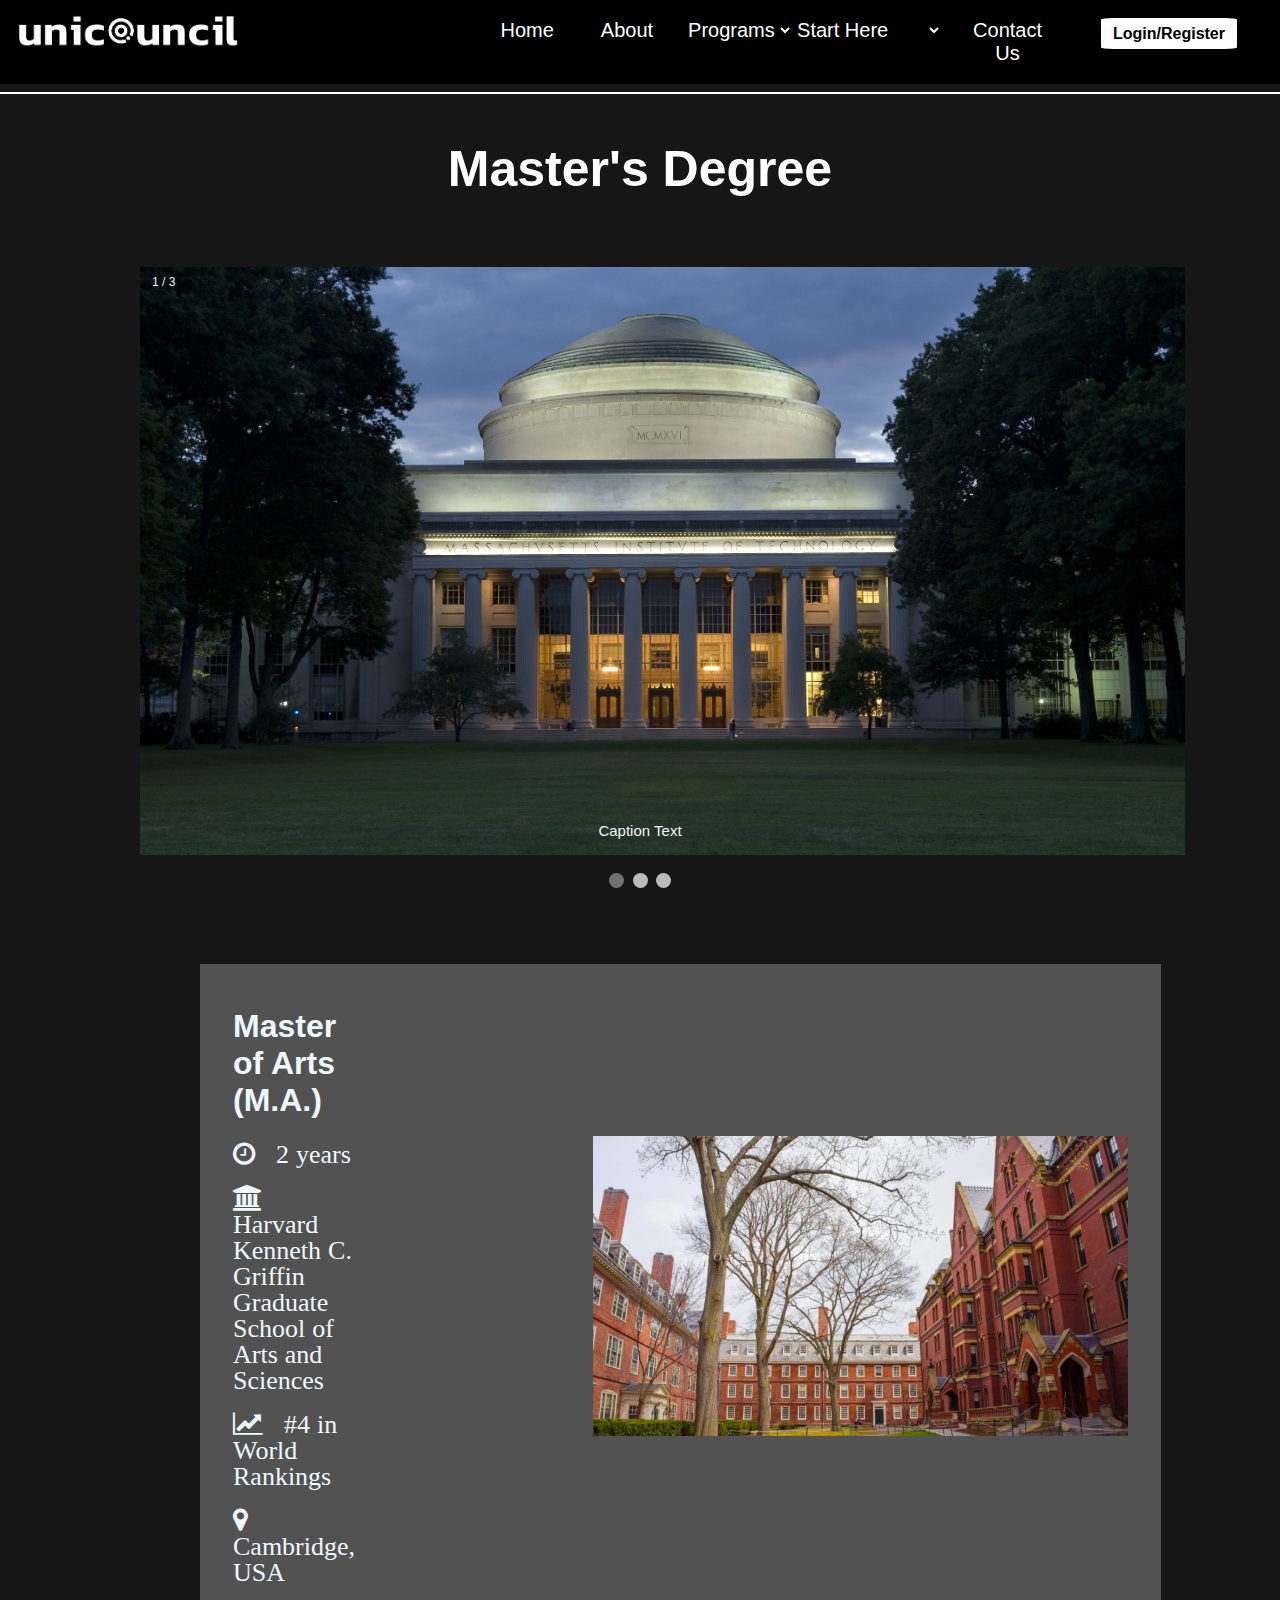
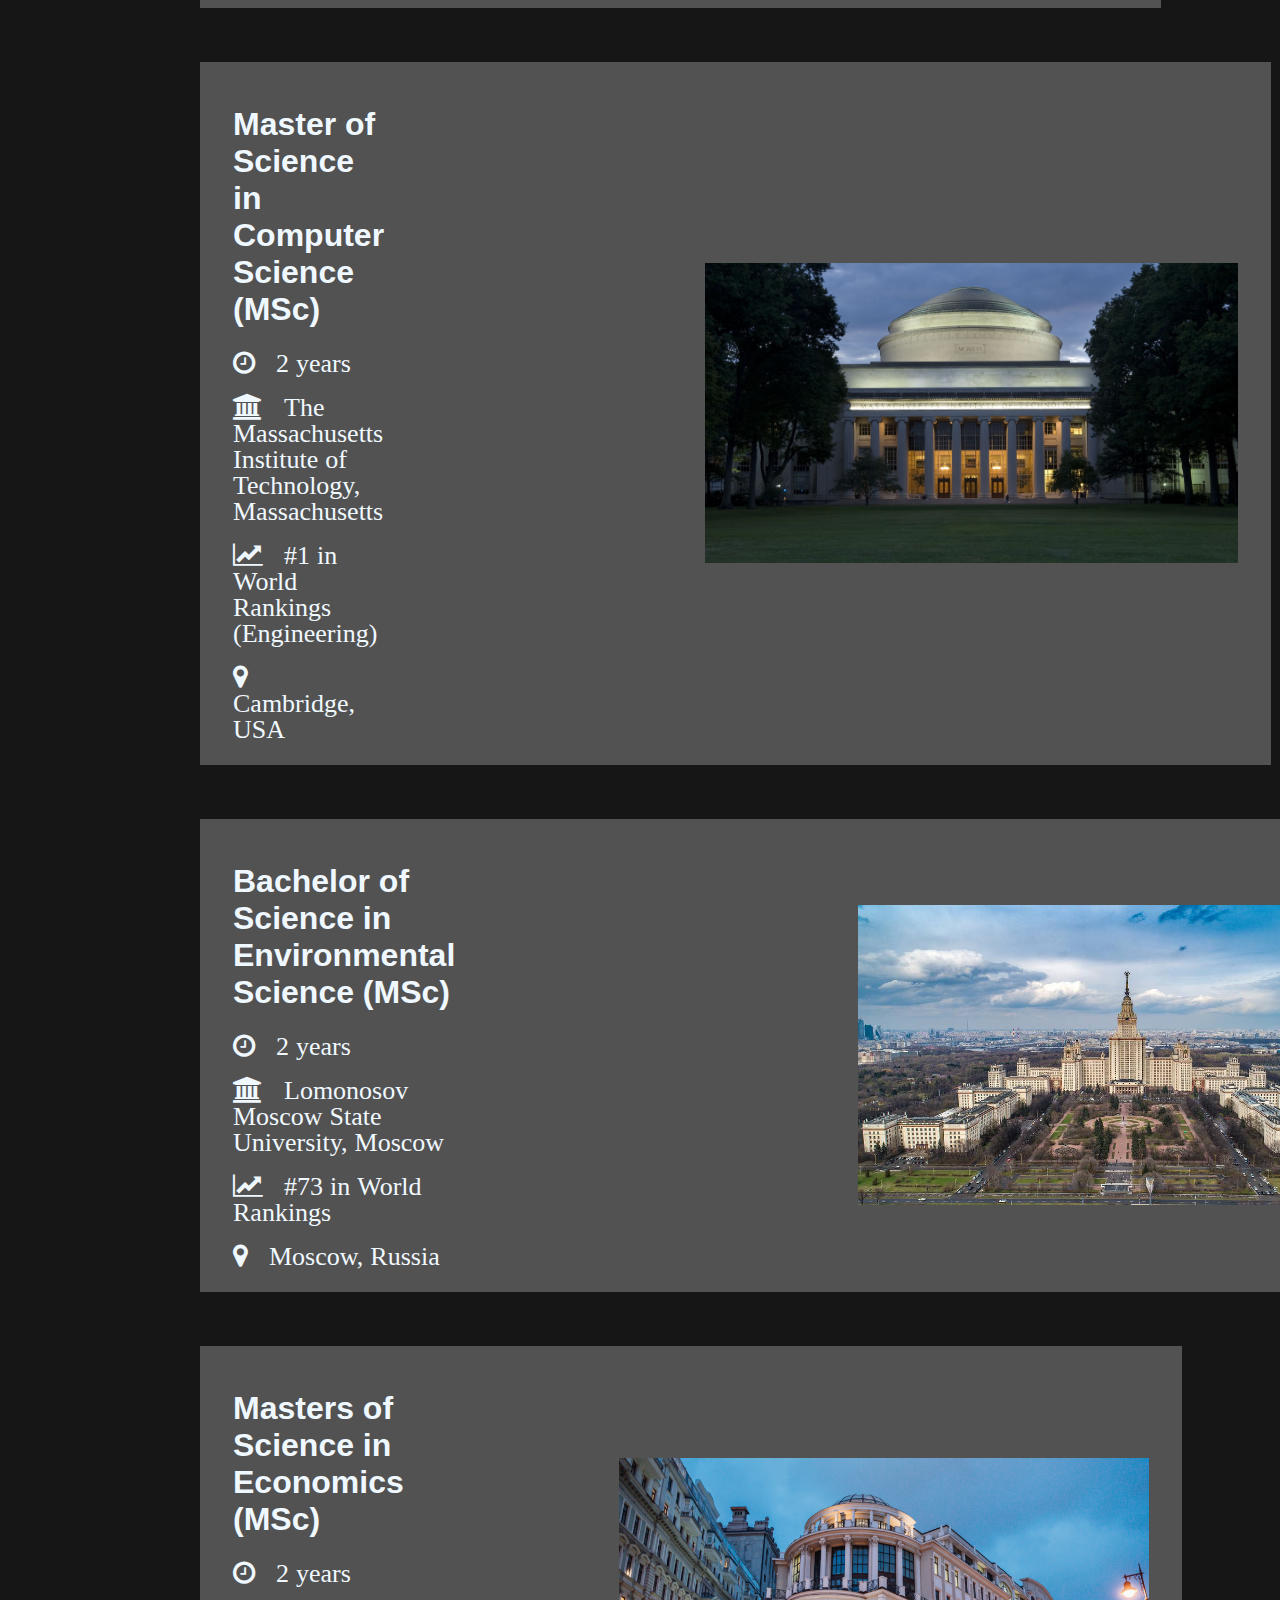
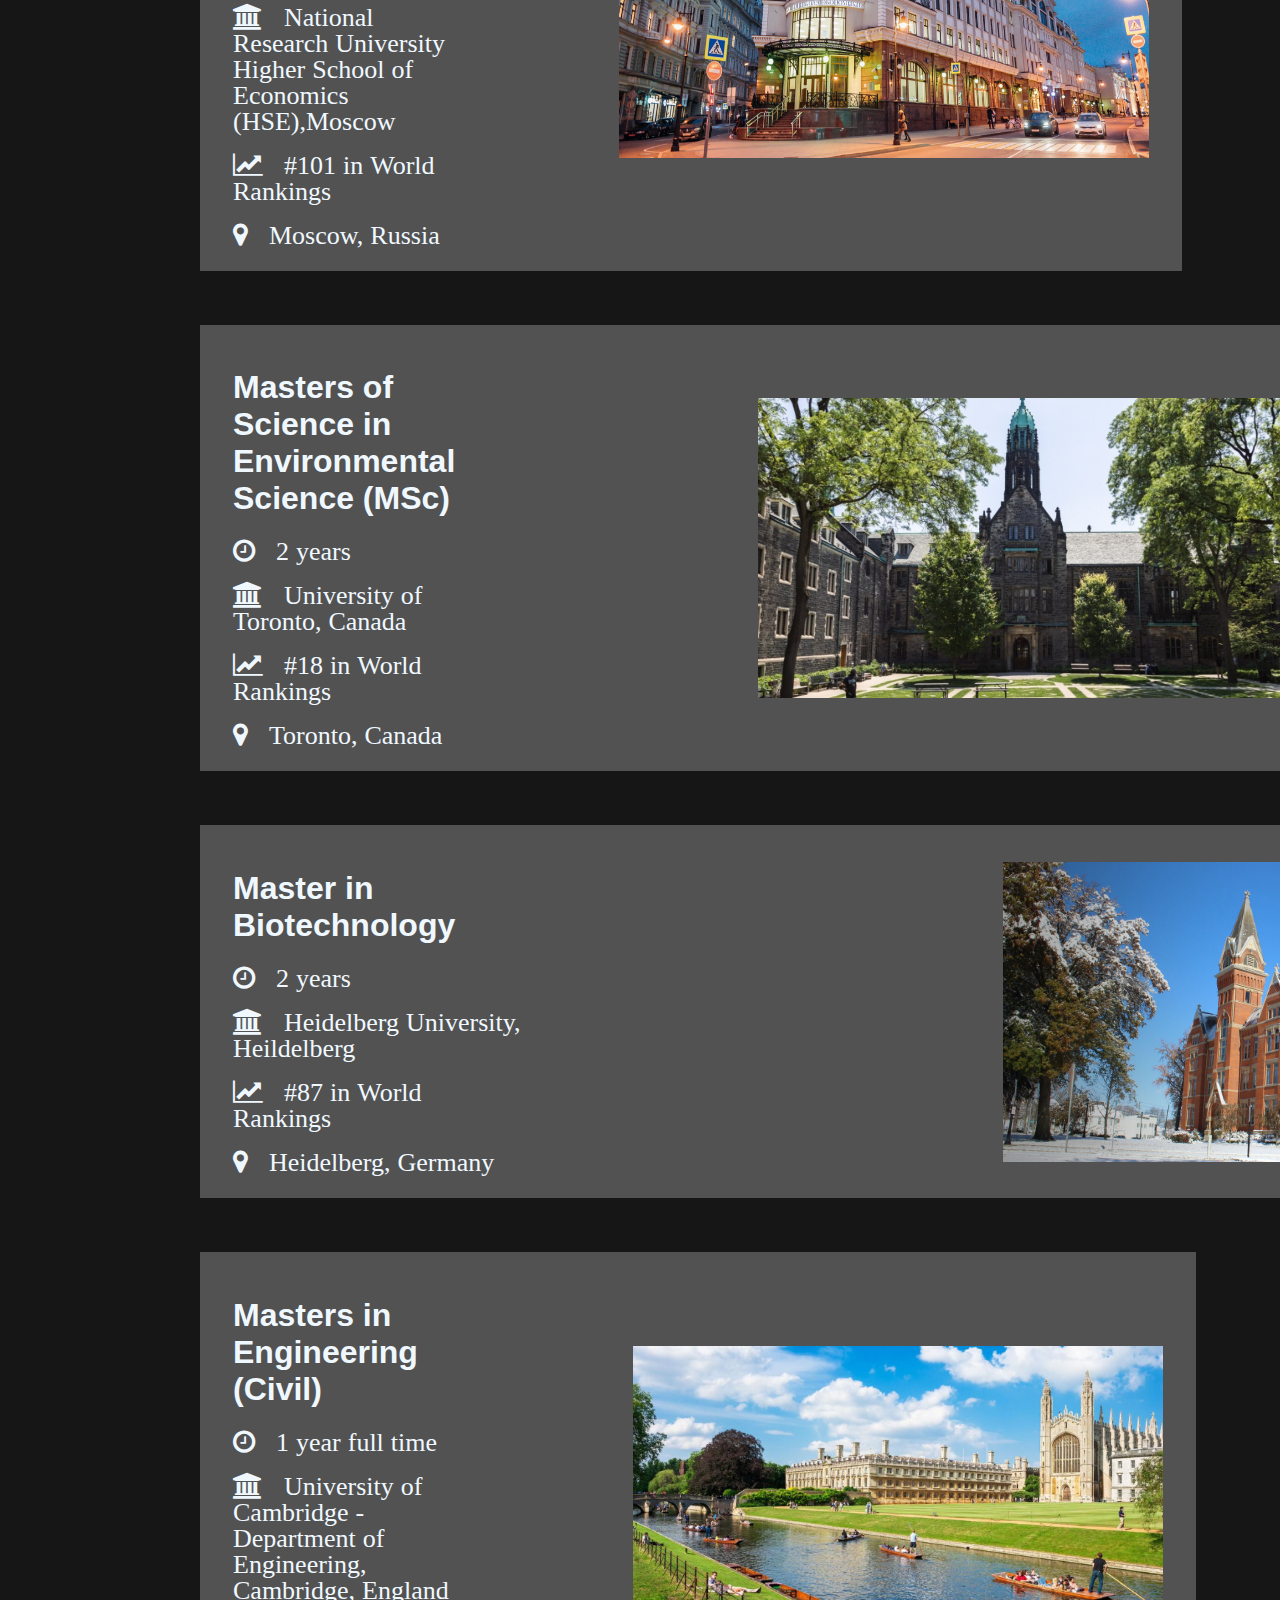
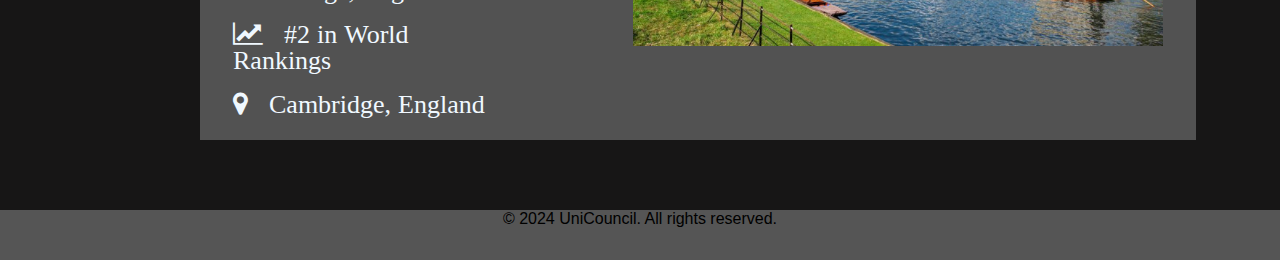
<file: Programs/Masters.html>
<!DOCTYPE html>
<html lang="en">
<head>
    <meta charset="UTF-8">
    <meta name="viewport" content="width=device-width, initial-scale=1.0">
    <title>Masters Degree program</title>
       <link rel="stylesheet" href="program_styles.css">
       <link rel="stylesheet" href="https://cdnjs.cloudflare.com/ajax/libs/font-awesome/4.7.0/css/font-awesome.min.css">
</head>
<body style="background-color: #171616;">
  <nav class="topnav">
    <div class="nav-logo">
        <img src="logo-removebg-preview.png" alt="" />
    </div>
    <div class="nav-items">
        <div>
            <a href="../index.html">Home</a>
        </div>
        <div>
            <a href="#about">About</a>
        </div>
        <div>
            <div class="prog">
                <select name="Programs" id="programs" onchange="redirectToPage()">
                    <option value="">Programs</option>
                    <option value="bachelor" data-url="Bachelors.html">Bachelors</option>
                    <option value="master" data-url="Masters.html">Masters</option>
                    <option value="mba" data-url="MBAs.html">MBAs</option>
                    <option value="phd" data-url="PhDs.html">PhDs</option>
                </select>
            </div>
            
            <script>
                function redirectToPage() {
                    var selectElement = document.getElementById("programs");
                    var selectedOption = selectElement.options[selectElement.selectedIndex];
            
                    if (selectedOption.value && selectedOption.getAttribute("data-url")) {
                        var url = selectedOption.getAttribute("data-url");
                        // Redirect to the URL
                        window.location.href = url;
                    }
                }
            </script>
            
        </div>
        <div>
            <a href="" class="start" style="padding: 0; margin-top: 18px">
                <div class="start-here">
                    <select name="start-here" id="start" onchange="navigate()">
                        <option value="start" selected>Start Here</option>
                        <option value="country-guide" data-url="./countries_landing_page_demo/countries.html">Country Guide</option>
                        <option value="subject-guide">Subject Guide</option>
                    </select>
                </div>
            </a>
        
            <!-- Placeholder for the destination of the Country Guide link -->
            <div id="country-guide-link"></div>
        
            <script>
                // JavaScript function to handle navigation
                function navigate() {
                    var selectElement = document.getElementById("start");
                    var selectedOption = selectElement.options[selectElement.selectedIndex];
                    
                    if (selectedOption.value === "country-guide") {
                        var url = selectedOption.getAttribute("data-url");
                        // Navigate to the URL
                        window.location.href = url;
                    }
                }
            </script>
        </div>
        
        <div>
            <a href="./Contact Us/contactus.html">Contact Us</a>
        </div>
        <div>
            <div class="login">
                <a href="register.html"><button class="anchor">Login/Register</button></a>
            </div>
        </div>

    </div>
</nav>

<hr style="border: 1.5px solid white;">
    <hr style="border: 2px solid #171616;">
    <h1 style="font-size: 50px; color: white;"><center>Master's Degree </center></h1>
    <br><br>

<div class="slideshow-container" >

        <div class="mySlides fade">
          <div class="numbertext">1 / 3</div>
          <img src="MIT.png" style="max-height: 588px;">
          <div class="text">Caption Text</div>
        </div>
        
        <div class="mySlides fade">
          <div class="numbertext">2 / 3</div>
          <img src="Harward 2.png" style="max-height: 588px;">
          <div class="text">Caption Two</div>
        </div>
        
        <div class="mySlides fade">
          <div class="numbertext">3 / 3</div>
          <img src="LMU 1.png" style="max-height: 588px;">
          <div class="text">Caption Three</div>
        </div>
          </div>
        
        </div>
        <br>
        
        <div style="text-align:center">
          <span class="dot"></span> 
          <span class="dot"></span> 
          <span class="dot"></span> 
        </div>
        
        <script>
        let slideIndex = 0;
        showSlides();
        
        function showSlides() {
          let i;
          let slides = document.getElementsByClassName("mySlides");
          let dots = document.getElementsByClassName("dot");
          for (i = 0; i < slides.length; i++) {
            slides[i].style.display = "none";  
          }
          slideIndex++;
          if (slideIndex > slides.length) {slideIndex = 1}    
          for (i = 0; i < dots.length; i++) {
            dots[i].className = dots[i].className.replace(" active", "");
          }
          slides[slideIndex-1].style.display = "block";  
          dots[slideIndex-1].className += " active";
          setTimeout(showSlides, 2000); // Change image every 2 seconds
        }
        </script>
        <br><br><br><br>
        <div >
            <table class="container">
                <tr> <th align="left">
            <h1>Master of Arts (M.A.)</h1>
            <i class="fa fa-clock-o" style="font-size:26px"> &nbsp; 2 years</i><br><br>
            <i class="fa fa-university" style="font-size:26px"> &nbsp; Harvard Kenneth C. Griffin Graduate School of Arts and Sciences</i><br><br>
            <i class="fa fa-line-chart" style="font-size:26px"> &nbsp; #4 in World Rankings</i><br><br>
            <i class="fa fa-map-marker" style="font-size:26px"> &nbsp; Cambridge, USA</i></th>
            <th style="padding-left:235px;"><img src="Harward 2.png" height="300px" alt="LMU.png"></th>
            </tr></a></table> </a><br><br><br>
            <table class="container">
                <tr> <th align="left">
            <h1>Master of Science in Computer Science (MSc)</h1>
            <i class="fa fa-clock-o" style="font-size:26px"> &nbsp; 2 years</i><br><br>
            <i class="fa fa-university" style="font-size:26px"> &nbsp; The Massachusetts Institute of Technology, Massachusetts</i><br><br>
            <i class="fa fa-line-chart" style="font-size:26px"> &nbsp; #1 in World Rankings (Engineering)</i><br><br>
            <i class="fa fa-map-marker" style="font-size:26px"> &nbsp; Cambridge, USA</i></th>
            <th style="padding-left:318px;"><img src="MIT.png" height="300px" alt="LMU.png"></th>
            </tr></table><br><br><br>
            <table class="container">
                <tr> <th align="left">
            <h1>Bachelor of Science in Environmental Science (MSc)</h1>
            <i class="fa fa-clock-o" style="font-size:26px"> &nbsp; 2 years</i><br><br>
            <i class="fa fa-university" style="font-size:26px"> &nbsp; Lomonosov Moscow State University, Moscow</i><br><br>
            <i class="fa fa-line-chart" style="font-size:26px"> &nbsp; #73 in World Rankings</i><br><br>
            <i class="fa fa-map-marker" style="font-size:26px"> &nbsp; Moscow, Russia</i></th>
            <th style="padding-left:400px;"><img src="Moscow university.png" height="300px" width="530" alt="LMU.png"></th>
            </tr></table> <br><br><br>
            <table class="container">
                <tr> <th align="left">
            <h1 style="padding-right: 70px;"> Masters of Science in Economics (MSc)</h1>
            <i class="fa fa-clock-o" style="font-size:26px"> &nbsp; 2 years</i><br><br>
            <i class="fa fa-university" style="font-size:26px"> &nbsp; National Research University Higher School of Economics (HSE),Moscow</i><br><br>
            <i class="fa fa-line-chart" style="font-size:26px"> &nbsp; #101 in World Rankings</i><br><br>
            <i class="fa fa-map-marker" style="font-size:26px"> &nbsp; Moscow, Russia</i></th>
            <th style="padding-left:142px;"><img src="HSE.jpg" height="300px" width="530px" alt="LMU.png"></th>
            </tr></table> <br><br><br>
            <table class="container">
                <tr> <th align="left">
            <h1>Masters of Science in Environmental Science (MSc)</h1>
            <i class="fa fa-clock-o" style="font-size:26px"> &nbsp; 2 years</i><br><br>
            <i class="fa fa-university" style="font-size:26px"> &nbsp; University of Toronto, Canada</i><br><br>
            <i class="fa fa-line-chart" style="font-size:26px"> &nbsp; #18 in World Rankings</i><br><br>
            <i class="fa fa-map-marker" style="font-size:26px"> &nbsp; Toronto, Canada</i></th>
            <th style="padding-left:300px;"><img src="University of Toronto.jpg" height="300px" width="530px" alt="LMU.png"></th>
            </tr></table> <br><br><br>
            <table class="container">
                <tr> <th align="left">
            <h1 style="padding-right: 70px;"> Master in Biotechnology</h1>
            <i class="fa fa-clock-o" style="font-size:26px"> &nbsp; 2 years</i><br><br>
            <i class="fa fa-university" style="font-size:26px"> &nbsp; Heidelberg University, Heildelberg</i><br><br>
            <i class="fa fa-line-chart" style="font-size:26px"> &nbsp; #87 in World Rankings</i><br><br>
            <i class="fa fa-map-marker" style="font-size:26px"> &nbsp; Heidelberg, Germany</i></th>
            <th style="padding-left:475px;"><img src="Heidelberg.jpg" height="300px" width="530px" alt="LMU.png"></th>
            </tr></table> <br><br><br><table class="container">
                <tr> <th align="left">
            <h1 style="padding-right: 70px;"> Masters in Engineering (Civil)</h1>
            <i class="fa fa-clock-o" style="font-size:26px"> &nbsp; 1 year full time</i><br><br>
            <i class="fa fa-university" style="font-size:26px"> &nbsp; University of Cambridge - Department of Engineering, Cambridge, England</i><br><br>
            <i class="fa fa-line-chart" style="font-size:26px"> &nbsp; #2 in World Rankings</i><br><br>
            <i class="fa fa-map-marker" style="font-size:26px"> &nbsp; Cambridge, England</i></th>
            <th style="padding-left:142px;"><img src="Cambridge University.jpeg" height="300ox"" width="530px" alt="LMU.png"></th>
            </tr></table> <br><br><br>
        </div>
        <footer style="height: 50px; background-color: #555;">
            <p align="center">&copy; 2024 UniCouncil. All rights reserved.</p>
        </footer>
</body>
</html>
</file>
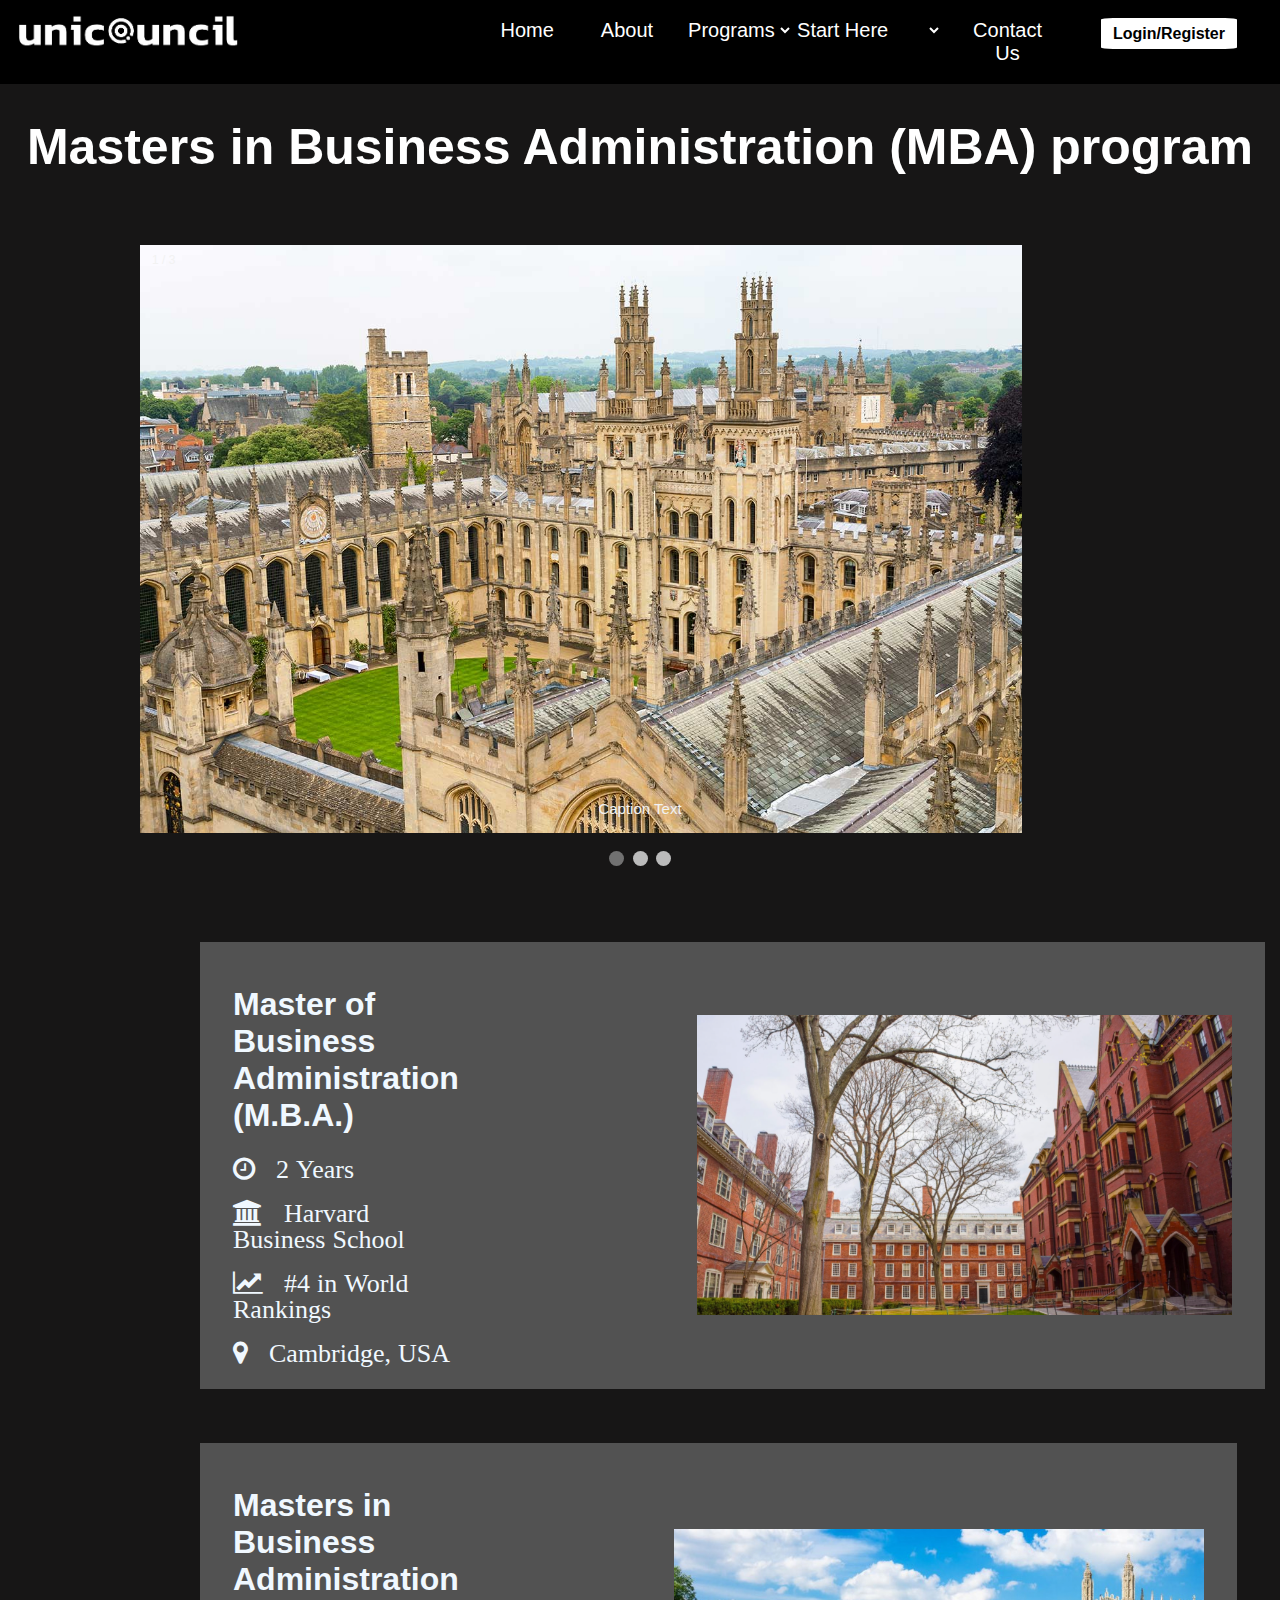
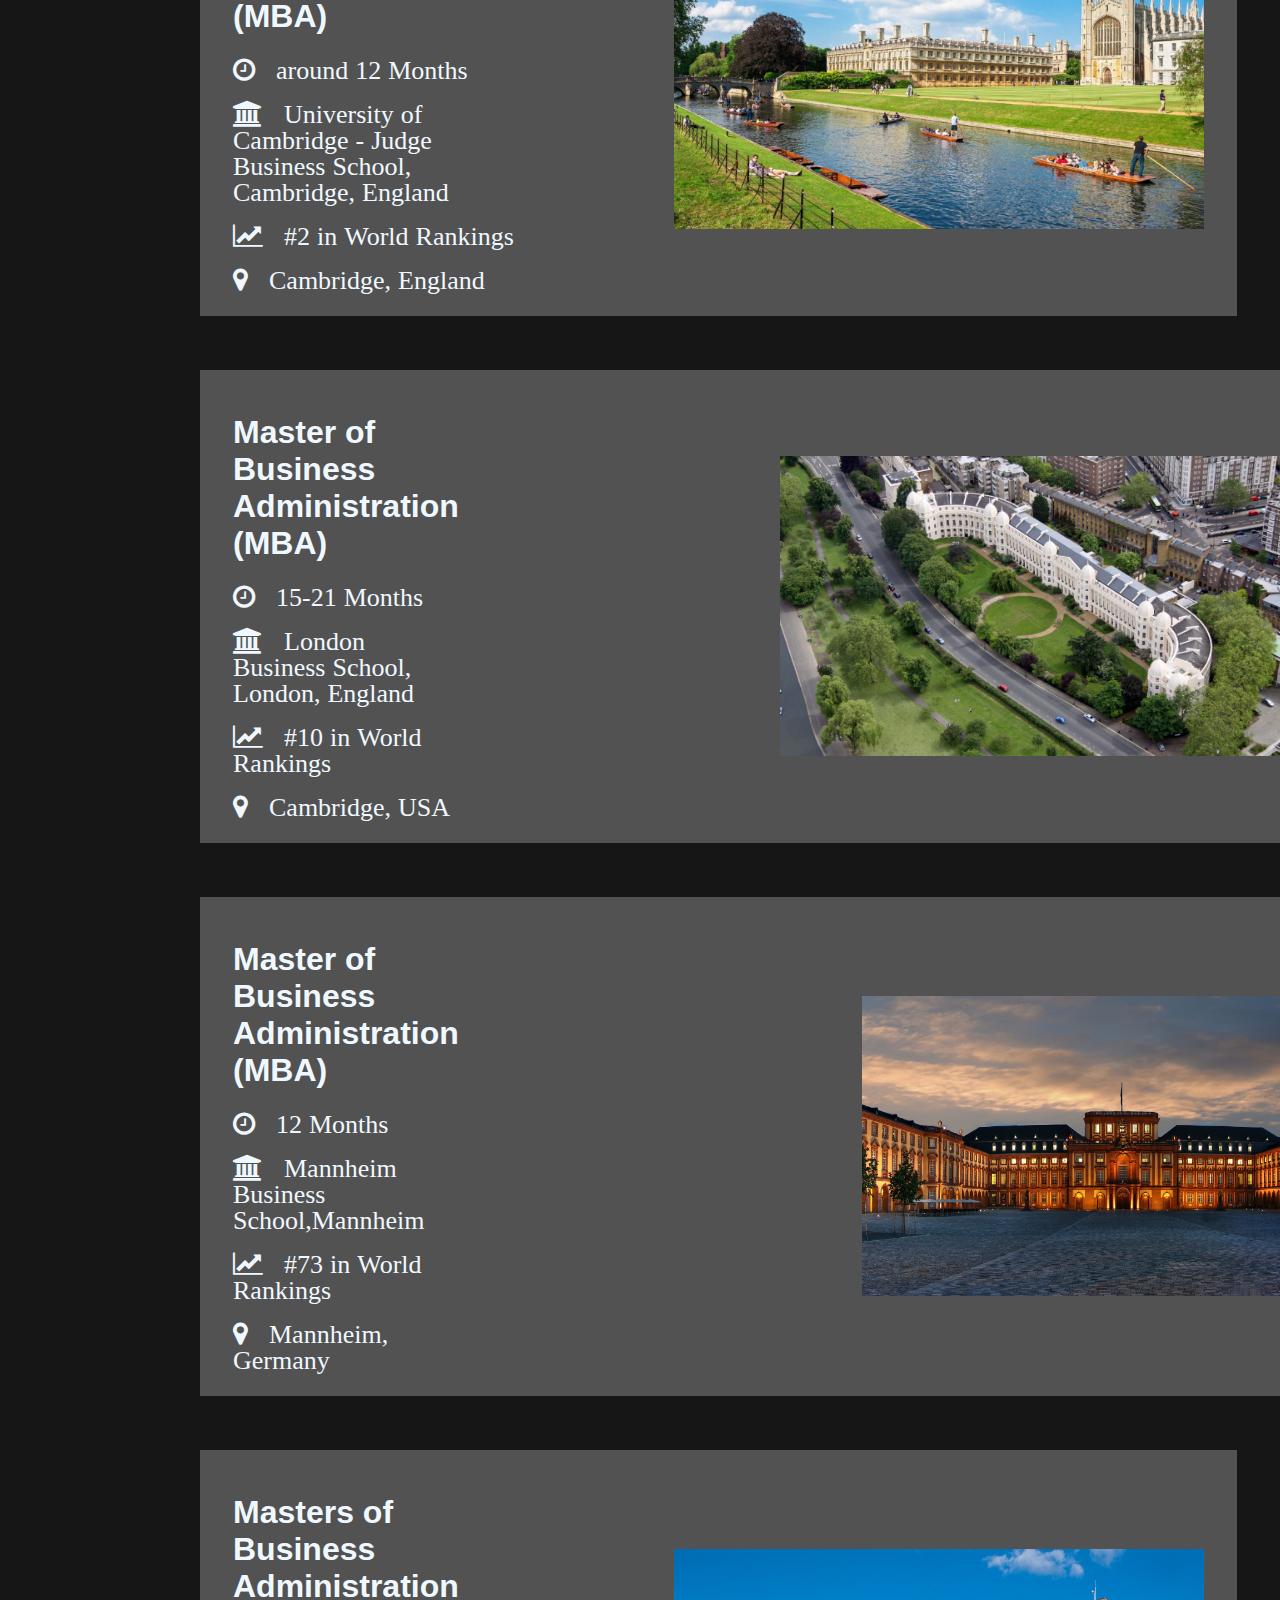
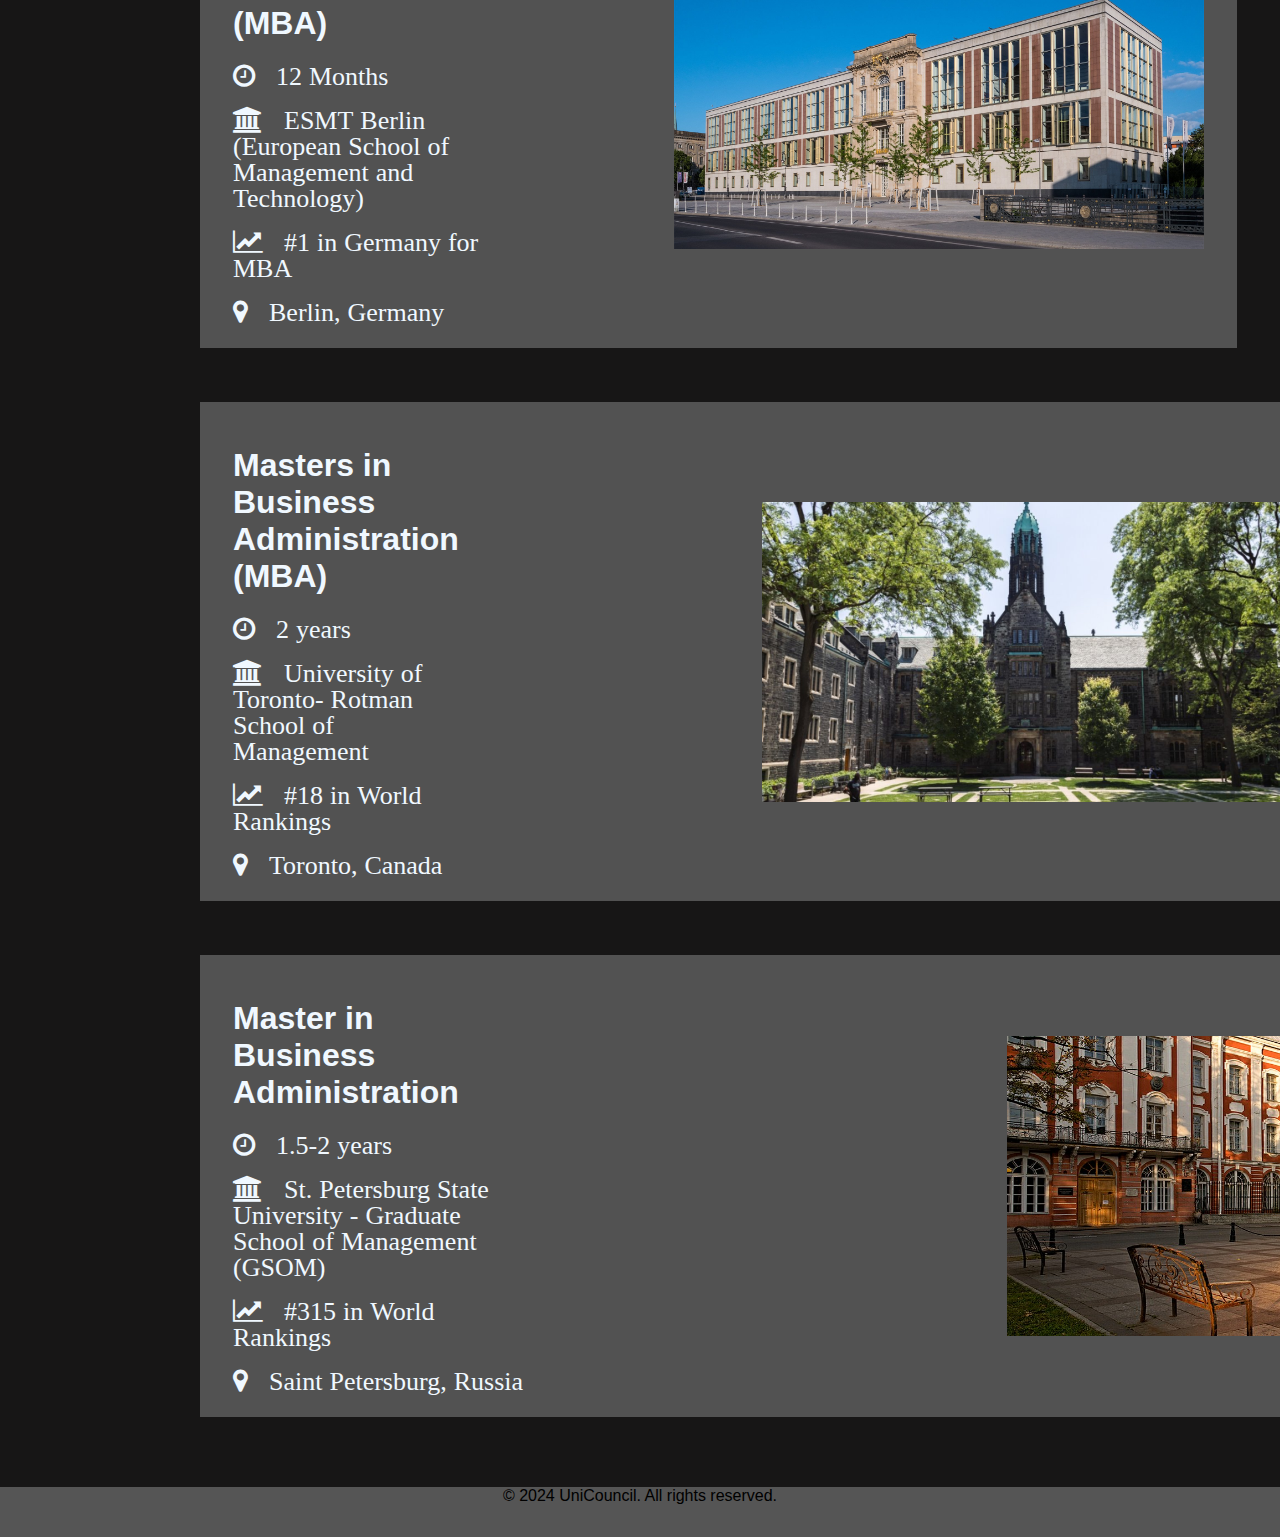
<file: Programs/MBA.html>
<!DOCTYPE html>
<html lang="en">
<head>
    <meta charset="UTF-8">
    <meta name="viewport" content="width=device-width, initial-scale=1.0">
    <title>MBA program</title>
       <link rel="stylesheet" href="program_styles.css">
       <link rel="stylesheet" href="https://cdnjs.cloudflare.com/ajax/libs/font-awesome/4.7.0/css/font-awesome.min.css">
</head>
<body style="background-color: #171616;">
  <nav class="topnav">
    <div class="nav-logo">
        <img src="logo-removebg-preview.png" alt="" />
    </div>
    <div class="nav-items">
        <div>
            <a href="../index.html">Home</a>
        </div>
        <div>
            <a href="#about">About</a>
        </div>
        <div>
            <div class="prog">
                <select name="Programs" id="programs" onchange="redirectToPage()">
                    <option value="">Programs</option>
                    <option value="bachelor" data-url="Bachelors.html">Bachelors</option>
                    <option value="master" data-url="Masters.html">Masters</option>
                    <option value="mba" data-url="MBAs.html">MBAs</option>
                    <option value="phd" data-url="PhDs.html">PhDs</option>
                </select>
            </div>
            
            <script>
                function redirectToPage() {
                    var selectElement = document.getElementById("programs");
                    var selectedOption = selectElement.options[selectElement.selectedIndex];
            
                    if (selectedOption.value && selectedOption.getAttribute("data-url")) {
                        var url = selectedOption.getAttribute("data-url");
                        // Redirect to the URL
                        window.location.href = url;
                    }
                }
            </script>
            
        </div>
        <div>
            <a href="" class="start" style="padding: 0; margin-top: 18px">
                <div class="start-here">
                    <select name="start-here" id="start" onchange="navigate()">
                        <option value="start" selected>Start Here</option>
                        <option value="country-guide" data-url="./countries_landing_page_demo/countries.html">Country Guide</option>
                        <option value="subject-guide">Subject Guide</option>
                    </select>
                </div>
            </a>
        
            <!-- Placeholder for the destination of the Country Guide link -->
            <div id="country-guide-link"></div>
        
            <script>
                // JavaScript function to handle navigation
                function navigate() {
                    var selectElement = document.getElementById("start");
                    var selectedOption = selectElement.options[selectElement.selectedIndex];
                    
                    if (selectedOption.value === "country-guide") {
                        var url = selectedOption.getAttribute("data-url");
                        // Navigate to the URL
                        window.location.href = url;
                    }
                }
            </script>
        </div>
        
        <div>
            <a href="./Contact Us/contactus.html">Contact Us</a>
        </div>
        <div>
            <div class="login">
                <a href="register.html"><button class="anchor">Login/Register</button></a>
            </div>
        </div>

    </div>
</nav> <h1 style="font-size: 50px; color: white;"><center>Masters in Business Administration (MBA) program</center></h1>
    <br><br>

  
<div class="slideshow-container" >

        <div class="mySlides fade">
          <div class="numbertext">1 / 3</div>
          <img src="Oxford .png" style="max-height: 588px;">
          <div class="text">Caption Text</div>
        </div>
        
        <div class="mySlides fade">
          <div class="numbertext">2 / 3</div>
          <img src="Moscow university.png" style="max-height: 588px;">
          <div class="text">Caption Two</div>
        </div>
        
        <div class="mySlides fade">
          <div class="numbertext">3 / 3</div>
          <img src="Harvard.jpg" style="height: 600px;">
          <div class="text">Caption Three</div>
        </div>
          </div>
        
        </div>
        <br>
        
        <div style="text-align:center">
          <span class="dot"></span> 
          <span class="dot"></span> 
          <span class="dot"></span> 
        </div>
        
        <script>
        let slideIndex = 0;
        showSlides();
        
        function showSlides() {
          let i;
          let slides = document.getElementsByClassName("mySlides");
          let dots = document.getElementsByClassName("dot");
          for (i = 0; i < slides.length; i++) {
            slides[i].style.display = "none";  
          }
          slideIndex++;
          if (slideIndex > slides.length) {slideIndex = 1}    
          for (i = 0; i < dots.length; i++) {
            dots[i].className = dots[i].className.replace(" active", "");
          }
          slides[slideIndex-1].style.display = "block";  
          dots[slideIndex-1].className += " active";
          setTimeout(showSlides, 2000); // Change image every 2 seconds
        }
        </script>
        <br><br><br><br>
        <div >
            <table class="container">
                <tr> <th align="left">
            <h1>Master of Business Administration (M.B.A.)</h1>
            <i class="fa fa-clock-o" style="font-size:26px"> &nbsp; 2 Years</i><br><br>
            <i class="fa fa-university" style="font-size:26px"> &nbsp; Harvard Business School</i><br><br>
            <i class="fa fa-line-chart" style="font-size:26px"> &nbsp; #4 in World Rankings</i><br><br>
            <i class="fa fa-map-marker" style="font-size:26px"> &nbsp; Cambridge, USA</i></th>
            <th style="padding-left:235px;"><img src="Harward 2.png" height="300px" alt="LMU.png"></th>
            </tr></a></table> </a><br><br><br>
            <table class="container">
                <tr> <th align="left">
            <h1 style="padding-right: 70px;"> Masters in Business Administration (MBA)</h1>
            <i class="fa fa-clock-o" style="font-size:26px"> &nbsp; around 12 Months</i><br><br>
            <i class="fa fa-university" style="font-size:26px"> &nbsp; University of Cambridge - Judge Business School, Cambridge, England</i><br><br>
            <i class="fa fa-line-chart" style="font-size:26px"> &nbsp; #2 in World Rankings</i><br><br>
            <i class="fa fa-map-marker" style="font-size:26px"> &nbsp; Cambridge, England</i></th>
            <th style="padding-left:142px;"><img src="Cambridge University.jpeg" height="300ox"" width="530px" alt="LMU.png"></th>
            </tr></table> <br><br><br>
            <table class="container">
                <tr> <th align="left">
            <h1>Master of Business Administration (MBA)</h1>
            <i class="fa fa-clock-o" style="font-size:26px"> &nbsp; 15-21 Months</i><br><br>
            <i class="fa fa-university" style="font-size:26px"> &nbsp; London Business School, London, England</i><br><br>
            <i class="fa fa-line-chart" style="font-size:26px"> &nbsp; #10 in World Rankings</i><br><br>
            <i class="fa fa-map-marker" style="font-size:26px"> &nbsp; Cambridge, USA</i></th>
            <th style="padding-left:318px;"><img src="LBS.jpg" height="300px" alt="LMU.png"></th>
            </tr></table><br><br><br>
            <table class="container">
                <tr> <th align="left">
            <h1>Master of Business Administration (MBA)</h1>
            <i class="fa fa-clock-o" style="font-size:26px"> &nbsp; 12 Months</i><br><br>
            <i class="fa fa-university" style="font-size:26px"> &nbsp; Mannheim Business School,Mannheim</i><br><br>
            <i class="fa fa-line-chart" style="font-size:26px"> &nbsp; #73 in World Rankings</i><br><br>
            <i class="fa fa-map-marker" style="font-size:26px"> &nbsp; Mannheim, Germany</i></th>
            <th style="padding-left:400px;"><img src="Mannheim university.png" height="300px" width="530" alt="LMU.png"></th>
            </tr></table> <br><br><br>
            <table class="container">
                <tr> <th align="left">
            <h1 style="padding-right: 70px;"> Masters of Business Administration (MBA)</h1>
            <i class="fa fa-clock-o" style="font-size:26px"> &nbsp; 12 Months</i><br><br>
            <i class="fa fa-university" style="font-size:26px"> &nbsp; ESMT Berlin (European School of Management and Technology)</i><br><br>
            <i class="fa fa-line-chart" style="font-size:26px"> &nbsp; #1 in Germany for MBA</i><br><br>
            <i class="fa fa-map-marker" style="font-size:26px"> &nbsp; Berlin, Germany</i></th>
            <th style="padding-left:142px;"><img src="ESMT.jpg" height="300px" width="530px" alt="LMU.png"></th>
            </tr></table> <br><br><br>
            <table class="container">
                <tr> <th align="left">
            <h1>Masters in Business Administration (MBA)</h1>
            <i class="fa fa-clock-o" style="font-size:26px"> &nbsp; 2 years</i><br><br>
            <i class="fa fa-university" style="font-size:26px"> &nbsp; University of Toronto- Rotman School of Management</i><br><br>
            <i class="fa fa-line-chart" style="font-size:26px"> &nbsp; #18 in World Rankings</i><br><br>
            <i class="fa fa-map-marker" style="font-size:26px"> &nbsp; Toronto, Canada</i></th>
            <th style="padding-left:300px;"><img src="University of Toronto.jpg" height="300px" width="530px" alt="LMU.png"></th>
            </tr></table> <br><br><br>
            <table class="container">
                <tr> <th align="left">
            <h1 style="padding-right: 70px;"> Master in Business Administration</h1>
            <i class="fa fa-clock-o" style="font-size:26px"> &nbsp; 1.5-2 years</i><br><br>
            <i class="fa fa-university" style="font-size:26px"> &nbsp; St. Petersburg State University - Graduate School of Management (GSOM)            </i><br><br>
            <i class="fa fa-line-chart" style="font-size:26px"> &nbsp; #315 in World Rankings</i><br><br>
            <i class="fa fa-map-marker" style="font-size:26px"> &nbsp; Saint Petersburg, Russia</i></th>
            <th style="padding-left:475px;"><img src="GSOM.jpg" height="300px" width="530px" alt="LMU.png"></th>
            </tr></table> <br><br><br>
        </div>
        <footer style="height: 50px; background-color: #555;">
            <p align="center">&copy; 2024 UniCouncil. All rights reserved.</p>
        </footer>
</body>
</html>
</file>
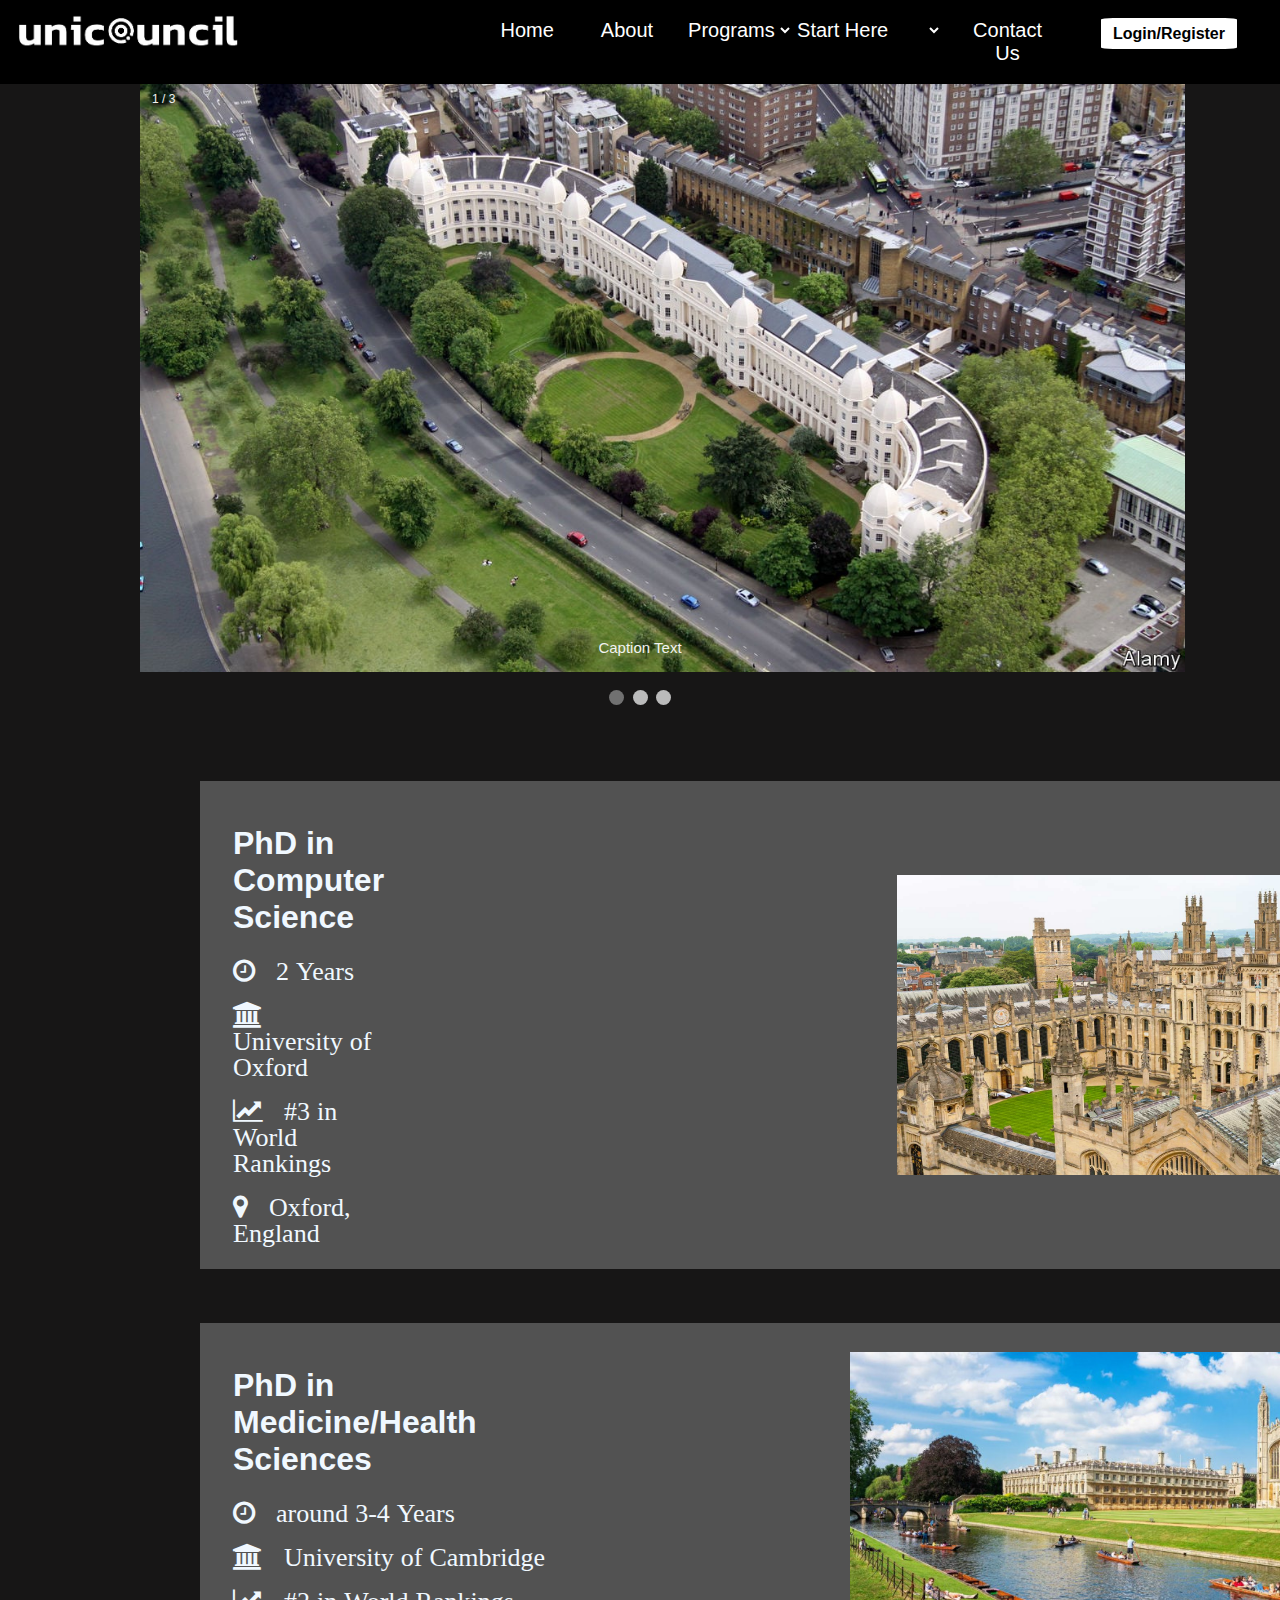
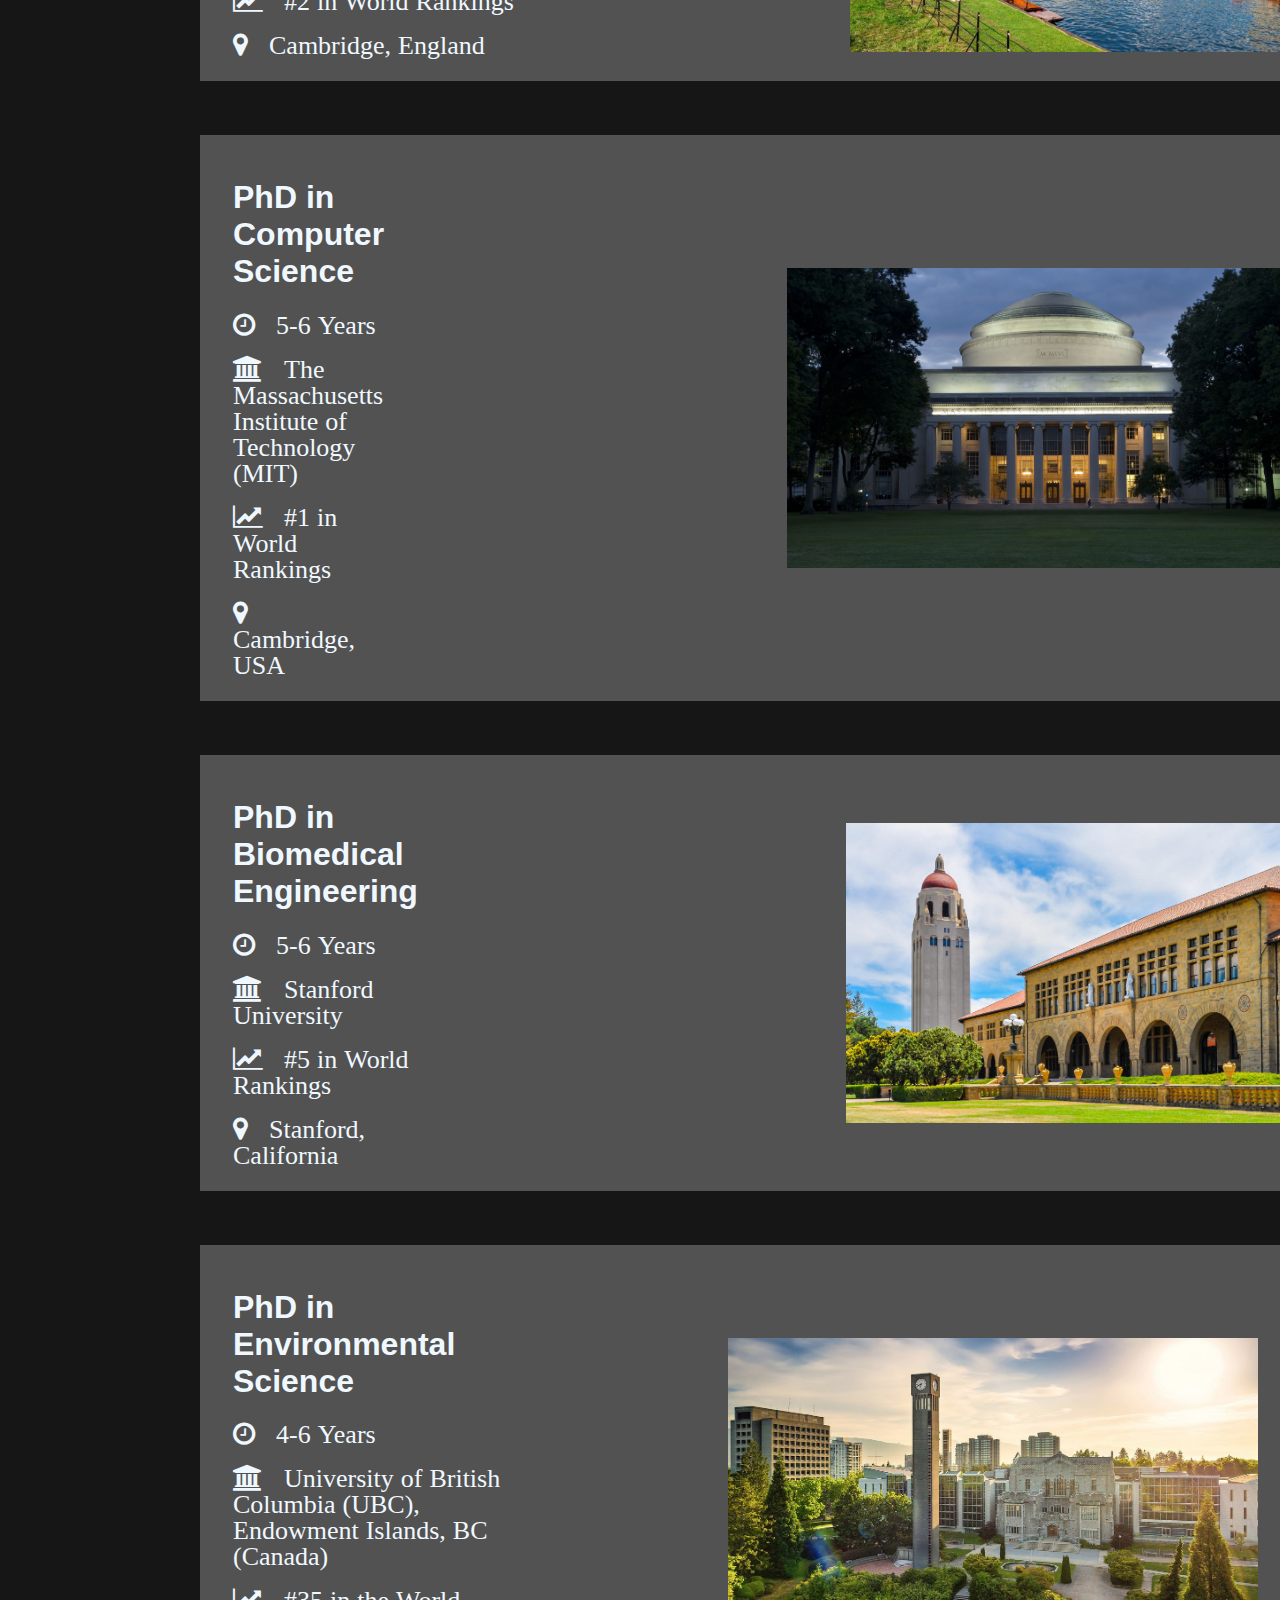
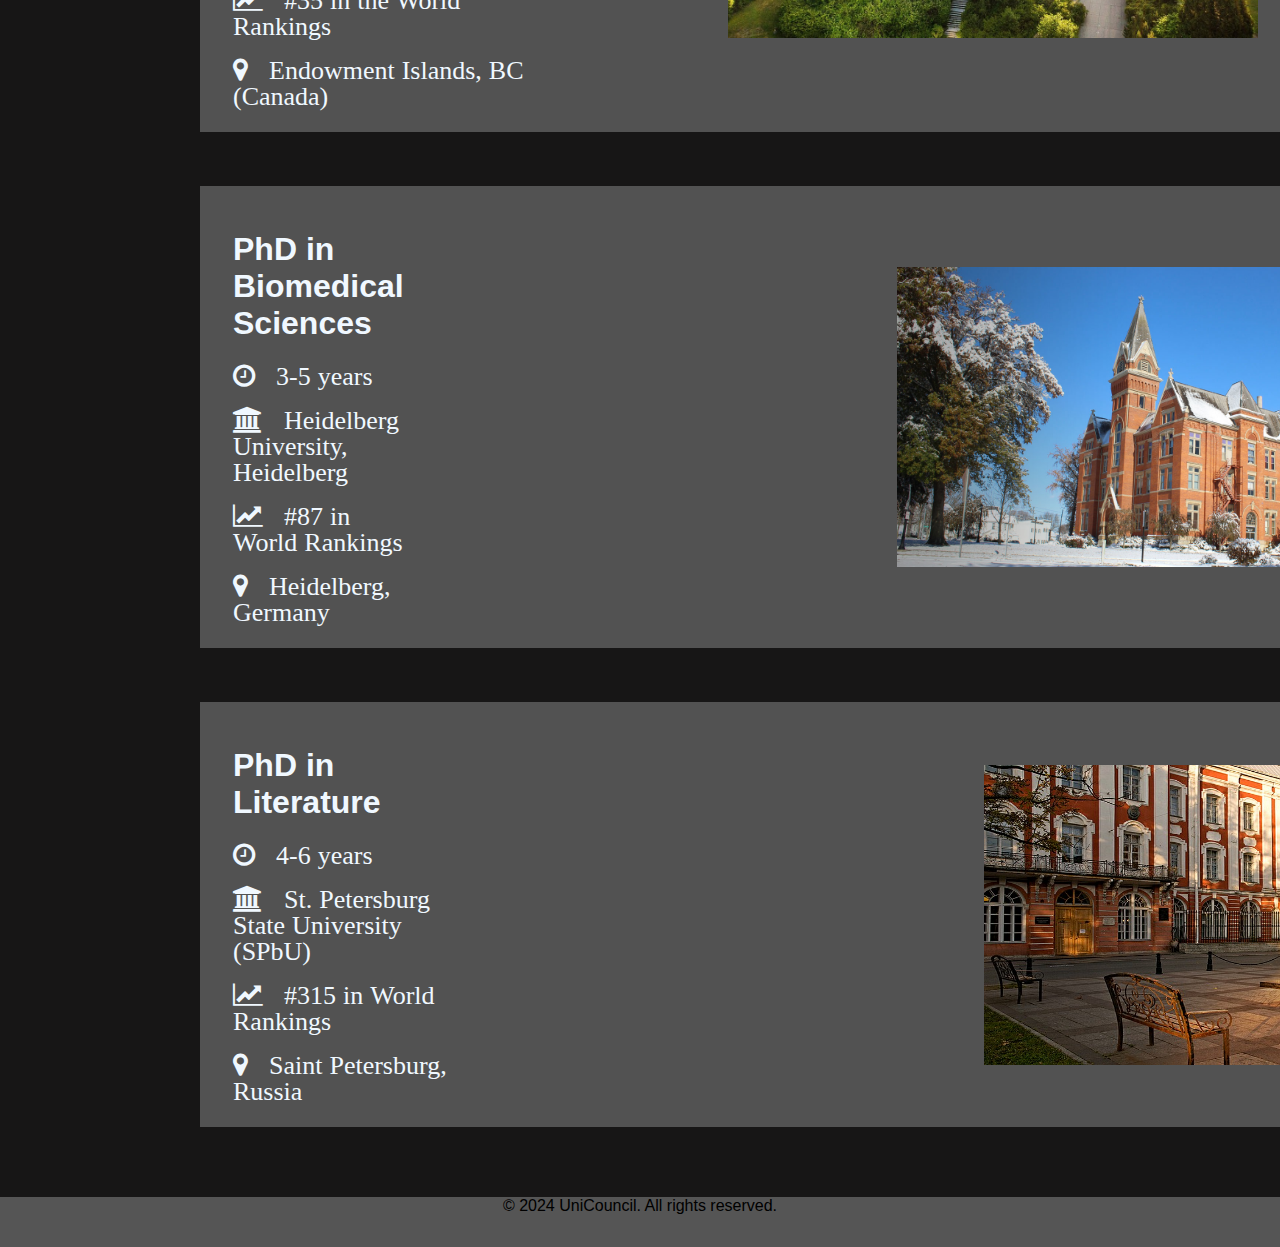
<file: Programs/PHD.html>
<!DOCTYPE html>
<html lang="en">
<head>
    <meta charset="UTF-8">
    <meta name="viewport" content="width=device-width, initial-scale=1.0">
    <title>PHD program</title>
       <link rel="stylesheet" href="program_styles.css">
       <link rel="stylesheet" href="https://cdnjs.cloudflare.com/ajax/libs/font-awesome/4.7.0/css/font-awesome.min.css">
</head>
<body style="background-color: #171616;">
  <nav class="topnav">
    <div class="nav-logo">
        <img src="logo-removebg-preview.png" alt="" />
    </div>
    <div class="nav-items">
        <div>
            <a href="../index.html">Home</a>
        </div>
        <div>
            <a href="#about">About</a>
        </div>
        <div>
            <div class="prog">
                <select name="Programs" id="programs" onchange="redirectToPage()">
                    <option value="">Programs</option>
                    <option value="bachelor" data-url="Bachelors.html">Bachelors</option>
                    <option value="master" data-url="Masters.html">Masters</option>
                    <option value="mba" data-url="MBAs.html">MBAs</option>
                    <option value="phd" data-url="PhDs.html">PhDs</option>
                </select>
            </div>
            
            <script>
                function redirectToPage() {
                    var selectElement = document.getElementById("programs");
                    var selectedOption = selectElement.options[selectElement.selectedIndex];
            
                    if (selectedOption.value && selectedOption.getAttribute("data-url")) {
                        var url = selectedOption.getAttribute("data-url");
                        // Redirect to the URL
                        window.location.href = url;
                    }
                }
            </script>
            
        </div>
        <div>
            <a href="" class="start" style="padding: 0; margin-top: 18px">
                <div class="start-here">
                    <select name="start-here" id="start" onchange="navigate()">
                        <option value="start" selected>Start Here</option>
                        <option value="country-guide" data-url="./countries_landing_page_demo/countries.html">Country Guide</option>
                        <option value="subject-guide">Subject Guide</option>
                    </select>
                </div>
            </a>
        
            <!-- Placeholder for the destination of the Country Guide link -->
            <div id="country-guide-link"></div>
        
            <script>
                // JavaScript function to handle navigation
                function navigate() {
                    var selectElement = document.getElementById("start");
                    var selectedOption = selectElement.options[selectElement.selectedIndex];
                    
                    if (selectedOption.value === "country-guide") {
                        var url = selectedOption.getAttribute("data-url");
                        // Navigate to the URL
                        window.location.href = url;
                    }
                }
            </script>
        </div>
        
        <div>
            <a href="./Contact Us/contactus.html">Contact Us</a>
        </div>
        <div>
            <div class="login">
                <a href="register.html"><button class="anchor">Login/Register</button></a>
            </div>
        </div>

    </div>
</nav>
<div class="slideshow-container" >

        <div class="mySlides fade">
          <div class="numbertext">1 / 3</div>
          <img src="LBS.jpg" style="max-height: 588px;">
          <div class="text">Caption Text</div>
        </div>
        
        <div class="mySlides fade">
          <div class="numbertext">2 / 3</div>
          <img src="MIT.png" style="max-height: 588px;">
          <div class="text">Caption Two</div>
        </div>
        
        <div class="mySlides fade">
          <div class="numbertext">3 / 3</div>
          <img src="ESMT.jpg" style="height: 600px;">
          <div class="text">Caption Three</div>
        </div>
          </div>
        
        </div>
        <br>
        
        <div style="text-align:center">
          <span class="dot"></span> 
          <span class="dot"></span> 
          <span class="dot"></span> 
        </div>
        
        <script>
        let slideIndex = 0;
        showSlides();
        
        function showSlides() {
          let i;
          let slides = document.getElementsByClassName("mySlides");
          let dots = document.getElementsByClassName("dot");
          for (i = 0; i < slides.length; i++) {
            slides[i].style.display = "none";  
          }
          slideIndex++;
          if (slideIndex > slides.length) {slideIndex = 1}    
          for (i = 0; i < dots.length; i++) {
            dots[i].className = dots[i].className.replace(" active", "");
          }
          slides[slideIndex-1].style.display = "block";  
          dots[slideIndex-1].className += " active";
          setTimeout(showSlides, 2000); // Change image every 2 seconds
        }
        </script>
        <br><br><br><br>
        <div >
            <table class="container">
                <tr> <th align="left">
            <h1>PhD in Computer Science</h1>
            <i class="fa fa-clock-o" style="font-size:26px"> &nbsp; 2 Years</i><br><br>
            <i class="fa fa-university" style="font-size:26px"> &nbsp; University of Oxford</i><br><br>
            <i class="fa fa-line-chart" style="font-size:26px"> &nbsp; #3 in World Rankings</i><br><br>
            <i class="fa fa-map-marker" style="font-size:26px"> &nbsp; Oxford, England</i></th>
            <th style="padding-left:510px;"><img src="Oxford .png" height="300px" width="530px" alt="LMU.png"></th>
            </tr></a></table> </a><br><br><br>
            <table class="container">
                <tr> <th align="left">
            <h1 style="padding-right: 70px;"> PhD in Medicine/Health Sciences</h1>
            <i class="fa fa-clock-o" style="font-size:26px"> &nbsp; around 3-4 Years</i><br><br>
            <i class="fa fa-university" style="font-size:26px"> &nbsp; University of Cambridge</i><br><br>
            <i class="fa fa-line-chart" style="font-size:26px"> &nbsp; #2 in World Rankings</i><br><br>
            <i class="fa fa-map-marker" style="font-size:26px"> &nbsp; Cambridge, England</i></th>
            <th style="padding-left:300px;"><img src="Cambridge University.jpeg" height="300ox"" width="530px" alt="LMU.png"></th>
            </tr></table> <br><br><br>
            <table class="container">
                <tr> <th align="left">
            <h1>PhD in Computer Science</h1>
            <i class="fa fa-clock-o" style="font-size:26px"> &nbsp; 5-6 Years</i><br><br>
            <i class="fa fa-university" style="font-size:26px"> &nbsp; The Massachusetts Institute of Technology (MIT)</i><br><br>
            <i class="fa fa-line-chart" style="font-size:26px"> &nbsp; #1 in World Rankings</i><br><br>
            <i class="fa fa-map-marker" style="font-size:26px"> &nbsp; Cambridge, USA</i></th>
            <th style="padding-left:400px;"><img src="MIT.png" height="300px" alt="LMU.png"></th>
            </tr></table><br><br><br>
            <table class="container">
                <tr> <th align="left">
            <h1>PhD in Biomedical Engineering</h1>
            <i class="fa fa-clock-o" style="font-size:26px"> &nbsp; 5-6 Years</i><br><br>
            <i class="fa fa-university" style="font-size:26px"> &nbsp; Stanford University</i><br><br>
            <i class="fa fa-line-chart" style="font-size:26px"> &nbsp; #5 in World Rankings</i><br><br>
            <i class="fa fa-map-marker" style="font-size:26px"> &nbsp; Stanford, California</i></th>
            <th style="padding-left:425px;"><img src="Stanford.jpg" height="300px" width="530" alt="LMU.png"></th>
            </tr></table> <br><br><br>
            <table class="container">
                <tr> <th align="left">
            <h1 style="padding-right: 70px;">PhD in Environmental Science</h1>
            <i class="fa fa-clock-o" style="font-size:26px"> &nbsp; 4-6 Years</i><br><br>
            <i class="fa fa-university" style="font-size:26px"> &nbsp; University of British Columbia (UBC), Endowment Islands, BC (Canada)</i><br><br>
            <i class="fa fa-line-chart" style="font-size:26px"> &nbsp; #35 in the World Rankings</i><br><br>
            <i class="fa fa-map-marker" style="font-size:26px"> &nbsp; Endowment Islands, BC (Canada)</i></th>
            <th style="padding-left:200px;"><img src="UBC.jpg" height="300px" width="530px" alt="LMU.png"></th>
            </tr></table> <br><br><br>
            <table class="container">
                <tr> <th align="left">
            <h1>PhD in Biomedical Sciences</h1>
            <i class="fa fa-clock-o" style="font-size:26px"> &nbsp; 3-5 years</i><br><br>
            <i class="fa fa-university" style="font-size:26px"> &nbsp; Heidelberg University, Heidelberg</i><br><br>
            <i class="fa fa-line-chart" style="font-size:26px"> &nbsp; #87 in World Rankings</i><br><br>
            <i class="fa fa-map-marker" style="font-size:26px"> &nbsp; Heidelberg, Germany</i></th>
            <th style="padding-left:490px;"><img src="Heidelberg.jpg" height="300px" width="530px" alt="LMU.png"></th>
            </tr></table> <br><br><br>
            <table class="container">
                <tr> <th align="left">
            <h1 style="padding-right: 70px;"> PhD in Literature</h1>
            <i class="fa fa-clock-o" style="font-size:26px"> &nbsp; 4-6 years</i><br><br>
            <i class="fa fa-university" style="font-size:26px"> &nbsp; St. Petersburg State University (SPbU)   </i><br><br>
            <i class="fa fa-line-chart" style="font-size:26px"> &nbsp; #315 in World Rankings</i><br><br>
            <i class="fa fa-map-marker" style="font-size:26px"> &nbsp; Saint Petersburg, Russia</i></th>
            <th style="padding-left:530px;"><img src="GSOM.jpg" height="300px" width="530px" alt="LMU.png"></th>
            </tr></table> <br><br><br>
        </div>
        <footer style="height: 50px; background-color: #555;">
            <p align="center">&copy; 2024 UniCouncil. All rights reserved.</p>
        </footer>
</body>
</html>
</file>
<file: style (1).css>
/* *{
   font-family: 'Goudy Bookletter 1911', serif;   
} */
body{
    background: #000;
    font-family: 'Chivo Mono', monospace;
     
}
 .sign-up{
    width: 360px;
    position: relative;
    height: 570px;
    margin: auto;
    background-color:black;
    border-radius: 6px;
    box-shadow: 0 0 50px #0ef;
    /* text-align: c;     */
    margin-top: 5%;
 }

 .login-box{
   width: 360px;
   height: 280px;
   margin: auto;
   border-radius: 3px;
   background-color:black;
   box-shadow: 0 0 50px #0ef;
  margin-top: 15%;
 }
 
 
 h1{
    text-align: center;
    padding-top:15px
    
    
 }
 form{
    width:300px;
    margin-top: 20px;
    padding-left: 15px;
 }

 form label{
    display: flex;
    margin-top: 20px;
    font-size: 18px;
    padding-left: 10px;
    

 }

 form input{
    width:100%;
    padding:10px;
    border: none;
    border:1px solid grey;
    border-radius: 6px;
    outline:none;
    
 }
 input[type="button"]{
    width:320px;
    height:35px;
    margin-top: 20px;
    border:none;
    background-color: #49c1a2;
    color:white;
    font-size: 18px;
 }
 p{
    text-align: center;
    padding-top: 20px;
    font-size: 15px;
/* margin-top: 50px; */
 }

 
 .para-2{
    text-align: center;
    color:blue;
    font-size: 15px;
    margin-top: -10px;
 }
 .para-2 a{
    color:#49c1a2;
 }

/* Style for the search container */
.search-container {
   display: flex;
   align-items: center;
   justify-content: center;
   width: 100%;
   max-width: 400px;
   margin: 0 auto;
   padding: 10px;
   background-color: #f1f1f1;
   border-radius: 25px;
   box-shadow: 0 2px 5px rgba(0, 0, 0, 0.1);
}

/* Style for the search input */
#search-input {
   flex: 1;
   padding: 20px;
   border: none;
   outline:invert;
   font-size: 16px;
   border-radius: 30px 0 0 30px;
}

/* Style for the search button */
#search-button {
   background-color: #007bff;
   border: none;
   color: #fff;
   padding: 15px 20px;
   border-radius: 0 25px 25px 0;
   cursor: pointer;
   transition: background-color 0.3s ease;
}

/* Change button color on hover */
#search-button:hover {
   background-color: #0056b3;
}

/* Font Awesome icon style */
.fa-search {
   font-size: 30px;
}
</file>
<file: premiumoffer.css>
*{
    margin:0;
    padding:0;
    box-sizing: border-box;
    font-family: 'poppins',sans-serif;

}

.container{
    width: 100%;
    min-height:100vh ;
    /* background: #5c539d; */
    /* background: grey; */
    background: rgb(23, 12, 12);
}
.container h2{
    color: #fff;
    font-size: 32px;
    padding: 50px 0;
    text-align: center;
}
.price-row{
    width: 90%;
    max-width: 1100px;
    margin: auto;
    display: grid;
    grid-template-columns: repeat(auto-fit, minmax(250px,1fr));
    grid-gap: 25px;
}
.price-col{
    background: #1f283b;
    padding: 10% 15%;
    border-radius: 10px;
    color: #fff;
    text-align: center;

}

.price-col p{
    font-size: 22px;

}
.price-col h3{
    font-size:44px;
    margin: 20px 0 40px;
    font-weight: 500px;
}

.price-col h3 span{
    font-size: 16px;

}
.price-col ul{
    text-align: left;
    margin: 20px 0;
    color: #ddd;
    list-style: none;

}
.price-col ul li{
    margin: 15px 0;
}
.price-col ul li::before{
    content: '\2022';
    color: #e33058;
    font-weight: bold;
    margin-right: 8px;
}
.price-col button{
    width: 100%;
    padding: 14px 0;
    background:transparent ;
    color: #fff;
    font-size: 15px;
    border: 1px solid #e33058;
    border-radius: 6px;
    margin-top: 30px;
    cursor: pointer;
    transition: 0.5s;
}
.price-col button:hover{
    background:#e33058;

}
</file>
<file: Contact Us/stylecontact.css>
*{
    padding: 0;
    margin: 0;
    box-sizing: border-box;
    font-family: 'poppins',sans-serif;
}
.contact-form{
    position: relative;
    min-height: 100vh;
    z-index: 0;
    background: #69275c;
    padding: 30px;
    justify-content: center;
    display: grid;
    grid-template-rows: 1fr auto 1fr;
    align-items: center;
}
.container{
    max-width: 800px;
    margin-top: 0 auto;
}
.contact-form h1{
    text-align: center;
    font-size: 2.5rem;
    font-weight: 400;
    color: #fff;
    font-family: 'poppins';
}
.contact-form h2{
    line-height: 40px;
    margin-bottom: 5px;
    font-size: 30px;
    font-weight: 500;
    color: #69275c;
    text-align: center;
}
.contact-form .main{
    position: relative;
    display: flex;
    margin: 30px 0;
}
.content{
    flex-basis: 50%;
    padding: 3em 3em;
    background: #fff;
    box-shadow: 2px 9px 49px -17px rgba(156, 39, 148, 0.1);
    border-top-left-radius: 8px;
    border-bottom-left-radius: 8px;
}
.form-img{
    flex-basis: 50%;
    background: #f0f4f8;
    background-size: cover;
    padding: 40px;
    border-top-right-radius: 8px;
    border-bottom-right-radius: 8px;
    align-items: center;
    display: grid;
}
.form-img img{
    max-width: 100%;
}
.btn,
button,
input{
    border-radius: 35px;
}
.btn:hover,
button:hover{
    color: #97359c;
    transition: 0.5s ease;
}
.contact-form form{
    margin: 30px 0;
}
.contact-form input,
textarea{
    outline: none;
    margin-bottom: 15px;
    font-stretch: 16px;
    color: #999;
    padding: 14px 20px;
    width: 100%;
    display: inline-block;
    box-sizing: border-box;
    border: none;
    background: #fcfcfc;
    transition: 0.3s ease;
}
.contact-form input:focus{
    background: transparent;
    border: 1px solid #69275c;
}
.contact-form button{
    font-size: 18px;
    color: #fff;
    width: 100%;
    background: #69275c;
    font-weight: 600;
    transition: 0.3s ease;
    padding: 14px 15px;
    border: 1px solid #69275c;

}
@media(max-width:736px){
    .contact-form .main{
        flex-direction: column;
    }
    .contact-form form{
        margin-top: 30px;
        margin-bottom: 10px;

    }
    .form-img{
        border-radius: 0;
        border-bottom-left-radius: 8px;
        border-bottom-right-radius: 8px;
        order: 2;
    }
    .content{
        order: 1;
        border-top-left-radius: 8px;
        border-top-right-radius: 8px;
    }
}
</file>
<file: countries_landing_page_demo/Guide_module_2.css>
body {
    margin: 0;
    font-family: Arial, sans-serif;
}
.topnav {
  color: black;
  display: flex;
  justify-content: space-between;
  background-color: black;
  margin: 0px;
}

/*Style the links inside the navigation bar */
.topnav a {
  float: left;
  color: white;
  text-align: center;
  padding: 19px 16px;
  margin-right: 15px;
  text-decoration: none;
  font-size: 20px;
}

/* Change the color of links on hover */
.topnav a:hover {
  background-color: #ddd;
  color: black;
  font-size: 22px;
}

/* Add a color to the active/current link */
.topnav a.active {
  background-color: #04aa6d;
  color: white;
}

.topnav button {
  width: 140px;
  height: 35px;
  margin: 12px 10px 10px 10px;
  border-radius: 10%;
  background-color: rgb(255, 255, 255);
  border: 2px solid black;
  font-weight: 600;
  font-size: medium;
}

.topnav button:hover {
  cursor: pointer;
  font-size: large;
  font-weight: 700;
  background-color: antiquewhite;
}

/* Dropdown Button */
.dropbtn {
  background-color: #04aa6d;
  color: white;
  padding: 16px;
  font-size: 16px;
  border: none;
}

/* The container <div> - needed to position the dropdown content */
.dropdown {
  position: relative;
  display: inline-block;
}

/* Dropdown Content (Hidden by Default) */
.dropdown-content {
  display: none;
  position: absolute;
  background-color: #f1f1f1;
  min-width: 160px;
  box-shadow: 0px 8px 16px 0px rgba(0, 0, 0, 0.2);
  z-index: 1;
}

/* Links inside the dropdown */
.dropdown-content a {
  color: black;
  padding: 12px 16px;
  text-decoration: none;
  display: block;
}

.dropdown-content a:hover {
  background-color: #ddd;
}
*/ .dropdown:hover .dropdown-content {
  display: block;
}

.dropdown:hover .dropbtn {
  background-color: #3e8e41;
}

.nav-logo {
  width: fit-content;
  margin-top:15px;
}

.nav-logo > img {
  width: 50%;
}

.nav-items {
  display: flex;
}

.login {
  display: flex;
  justify-content: right;
  margin-top: -15px;
}

#programs{
  padding: 0;
    margin-top:18px;
    color: white;
    font-size: 12px;
    background-color: black;
    border: none;
    font-size: 20px;
}

.home {
  background-color: #000;
}

#start {
  padding: 0;
  margin: 0;
  color: white;
  font-size: 12px;
  background: black;
  border: none;
  font-size: 20px;
}
</file>
<file: countries_landing_page_demo/Guide_module_1.css>
.country_guide {
    padding: 100px 300px;
    font-family: Arial, sans-serif;
    text-align: center;
}

.grid-container {
    display: grid;
    grid-template-columns: repeat(3, 1fr); /* Three columns with equal width */
    gap: 20px; /* Adjust the gap between grid items */
    padding: 3px;
}

.grid-item {
    background-color: #dcdee0;
    color: black;
    padding: 40px;
    text-align: center;
    border-radius: 20px;
}
.container{
    max-width: 2000px;
    max-height: 600px;
    background-color: #dcdee0;
    margin: 0px 150px;
    padding: 20px 30px;
    font-size: 20px;
}
footer {
    background-color: #333;
    color: #fff;
    text-align: center;
    padding: 0em;
    position: fixed;
    bottom: 0;
    width: 100%;
    margin-top: 10px;
}
</file>
<file: Programs/program_styles.css>
body {
  margin: 0;
  font-family: Arial, sans-serif;
}
.topnav {
color: black;
display: flex;
justify-content: space-between;
background-color: black;
margin: 0px;
}

/*Style the links inside the navigation bar */
.topnav a {
float: left;
color: white;
text-align: center;
padding: 19px 16px;
margin-right: 15px;
text-decoration: none;
font-size: 20px;
}

/* Change the color of links on hover */
.topnav a:hover {
background-color: #ddd;
color: black;
font-size: 22px;
}

/* Add a color to the active/current link */
.topnav a.active {
background-color: #04aa6d;
color: white;
}

.topnav button {
width: 140px;
height: 35px;
margin: 12px 10px 10px 10px;
border-radius: 10%;
background-color: rgb(255, 255, 255);
border: 2px solid black;
font-weight: 600;
font-size: medium;
}

.topnav button:hover {
cursor: pointer;
font-size: large;
font-weight: 700;
background-color: antiquewhite;
}

/* Dropdown Button */
.dropbtn {
background-color: #04aa6d;
color: white;
padding: 16px;
font-size: 16px;
border: none;
}

/* The container <div> - needed to position the dropdown content */
.dropdown {
position: relative;
display: inline-block;
}

/* Dropdown Content (Hidden by Default) */
.dropdown-content {
display: none;
position: absolute;
background-color: #f1f1f1;
min-width: 160px;
box-shadow: 0px 8px 16px 0px rgba(0, 0, 0, 0.2);
z-index: 1;
}

/* Links inside the dropdown */
.dropdown-content a {
color: black;
padding: 12px 16px;
text-decoration: none;
display: block;
}

.dropdown-content a:hover {
background-color: #ddd;
}
*/ .dropdown:hover .dropdown-content {
display: block;
}

.dropdown:hover .dropbtn {
background-color: #3e8e41;
}

.nav-logo {
width: fit-content;
margin-top:15px;
}

.nav-logo > img {
width: 50%;
}

.nav-items {
display: flex;
}

.login {
display: flex;
justify-content: right;
margin-top: -15px;
}

#programs{
  padding: 0;
    margin-top:18px;
    color: white;
    font-size: 12px;
    background-color: black;
    border: none;
    font-size: 20px;
}

.home {
  background-color: #000;
}

#start {
  padding: 0;
  margin: 0;
  color: white;
  font-size: 12px;
  background: black;
  border: none;
  font-size: 20px;
}

/*Slideshow corousel*/
* {box-sizing: border-box;}
body {font-family: Verdana, sans-serif;}
.mySlides {display: none;}
img {vertical-align: middle;}

/* Slideshow container */
.slideshow-container {
  max-width: 1000px;
  max-height: 588px;
  position: relative;
  margin: auto;
}

/* Caption text */
.text {
  color: #f2f2f2;
  font-size: 15px;
  padding: 8px 12px;
  position: absolute;
  bottom: 8px;
  width: 100%;
  text-align: center;
}

/* Number text (1/3 etc) */
.numbertext {
  color: #f2f2f2;
  font-size: 12px;
  padding: 8px 12px;
  position: absolute;
  top: 0;
}

/* The dots/bullets/indicators */
.dot {
  height: 15px;
  width: 15px;
  margin: 0 2px;
  background-color: #bbb;
  border-radius: 50%;
  display: inline-block;
  transition: background-color 0.6s ease;
}

.active {
  background-color: #717171;
}

/* Fading animation */
.fade {
  animation-name: fade;
  animation-duration: 1.5s;
}

@keyframes fade {
  from {opacity: .4} 
  to {opacity: 1}
}

/* On smaller screens, decrease text size */
@media only screen and (max-width: 300px) {
  .text {font-size: 11px}
}
.container {
    max-width: 2000px;
    max-height: 588px;
    position: relative;
    margin-left: 200px;
    margin-right: 125px;
    padding: 20px 30px;
    background-color: #525252;
    color: aliceblue;
  }
</file>
